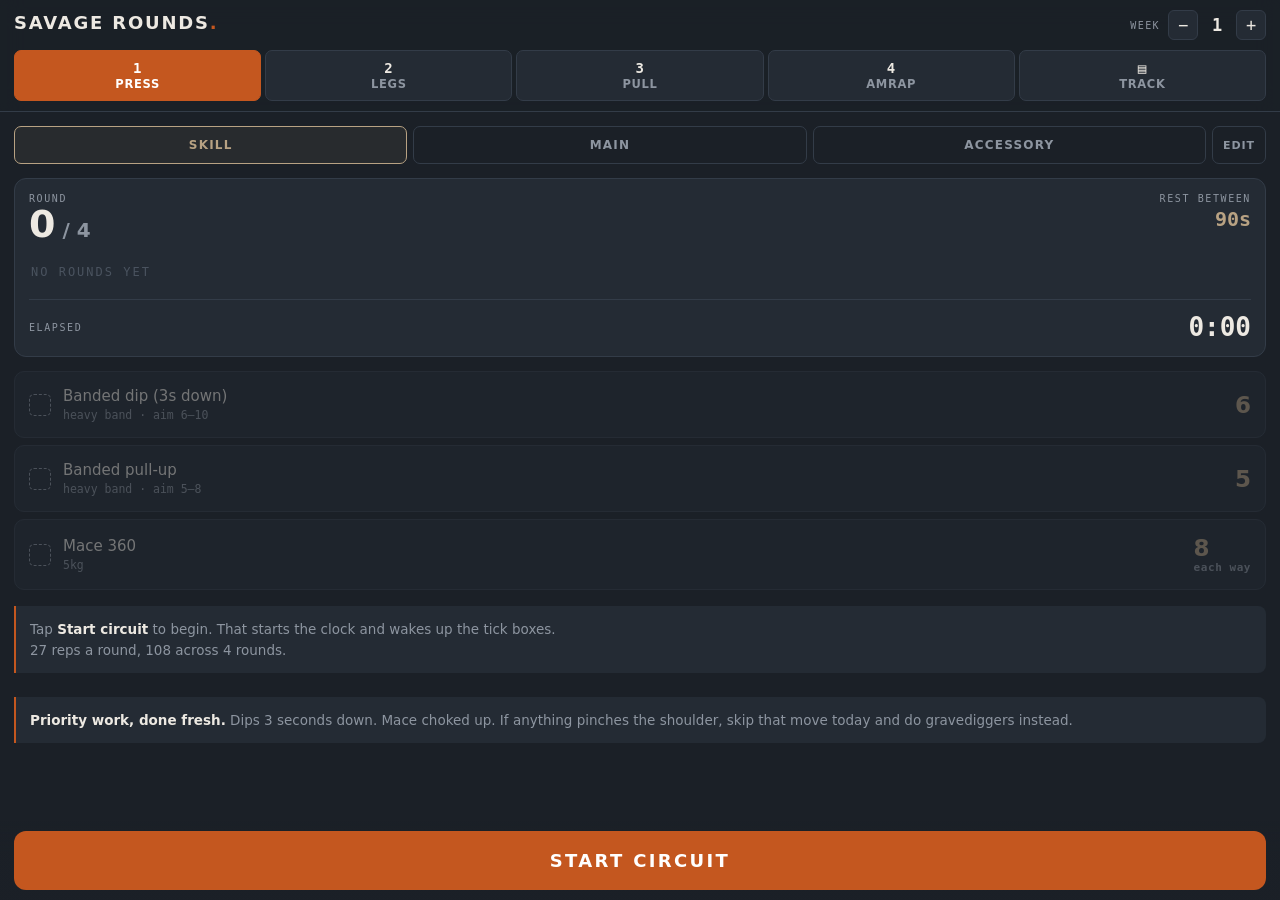
<file: index.html>
<!DOCTYPE html>
<html lang="en">
<head>
<meta charset="utf-8">
<meta name="viewport" content="width=device-width, initial-scale=1, viewport-fit=cover, user-scalable=no">
<meta name="apple-mobile-web-app-capable" content="yes">
<meta name="apple-mobile-web-app-title" content="Savage Rounds">
<meta name="apple-mobile-web-app-status-bar-style" content="black-translucent">
<meta name="theme-color" content="#1B2027">
<link rel="apple-touch-icon" href="[data-uri]">
<title>Savage Rounds</title>
<style>
:root{
  --iron:#1B2027; --iron-lift:#242B34; --iron-edge:#333C48;
  --chalk:#EDE9E2; --chalk-dim:#8D95A0;
  --oxide:#C4571F; --canvas:#B8A283; --done:#3D4A3A;
  --display:'Avenir Next Condensed','HelveticaNeue-CondensedBold','Arial Narrow',system-ui,sans-serif;
  --body:-apple-system,BlinkMacSystemFont,system-ui,'Segoe UI',sans-serif;
  --data:ui-monospace,'SF Mono',Menlo,Consolas,monospace;
}
*{box-sizing:border-box;-webkit-tap-highlight-color:transparent;margin:0;padding:0}
html,body{height:100%}
body{background:var(--iron);color:var(--chalk);font-family:var(--body);
 -webkit-font-smoothing:antialiased;padding-bottom:calc(168px + env(safe-area-inset-bottom));
 overscroll-behavior-y:contain}
button{font:inherit}

header{position:sticky;top:0;z-index:20;background:rgba(27,32,39,.94);
 backdrop-filter:saturate(160%) blur(12px);border-bottom:1px solid var(--iron-edge);
 padding:calc(10px + env(safe-area-inset-top)) 14px 10px}
.brandrow{display:flex;align-items:baseline;justify-content:space-between;margin-bottom:10px}
.brand{font-family:var(--display);font-weight:700;font-size:18px;letter-spacing:.1em;text-transform:uppercase;white-space:nowrap}
.brand em{color:var(--oxide);font-style:normal}
.brandl{display:flex;align-items:center;gap:10px}
.progpill{border:1px solid var(--canvas);background:rgba(184,162,131,.1);color:var(--canvas);border-radius:6px;
 padding:5px 9px;font-family:var(--display);font-size:11px;letter-spacing:.12em;text-transform:uppercase;font-weight:700}
.editing .rp-rest{outline:1.5px dashed var(--canvas);outline-offset:4px;border-radius:6px;cursor:pointer}
.weekwrap{display:flex;align-items:center;gap:8px}
.weeklabel{font-family:var(--data);font-size:10px;letter-spacing:.14em;color:var(--chalk-dim);text-transform:uppercase}
.wkbtn{width:30px;height:30px;border:1px solid var(--iron-edge);background:var(--iron-lift);
 color:var(--chalk);border-radius:6px;font-size:17px;line-height:1;font-family:var(--data)}
.wkbtn:active{background:var(--oxide);border-color:var(--oxide)}
.wknum{font-family:var(--data);font-size:17px;font-weight:600;min-width:22px;text-align:center;font-variant-numeric:tabular-nums}
.tabs{display:grid;grid-template-columns:repeat(5,1fr);gap:4px}
.tab{border:1px solid var(--iron-edge);background:var(--iron-lift);color:var(--chalk-dim);
 border-radius:7px;padding:9px 1px;font-family:var(--display);font-size:11.5px;
 letter-spacing:.06em;text-transform:uppercase;font-weight:600}
.tab .n{display:block;font-family:var(--data);font-size:14px;color:var(--chalk);margin-bottom:1px}
.tab[aria-selected="true"]{background:var(--oxide);border-color:var(--oxide);color:#fff}
.tab[aria-selected="true"] .n{color:#fff}
.tab .dot{display:inline-block;width:5px;height:5px;border-radius:50%;background:var(--canvas);
 vertical-align:middle;margin-left:3px}
.tab[aria-selected="true"] .dot{background:#fff}

.circuits{display:flex;gap:6px;padding:14px 14px 0}
.cbtn{flex:1;border:1px solid var(--iron-edge);background:transparent;color:var(--chalk-dim);
 border-radius:7px;padding:11px 4px;font-family:var(--display);font-size:12px;
 letter-spacing:.1em;text-transform:uppercase;font-weight:600}
.cbtn[aria-selected="true"]{border-color:var(--canvas);color:var(--canvas);background:rgba(184,162,131,.08)}
.cbtn .tick{color:var(--canvas);font-size:11px}
.editbtn{flex:0 0 54px;border:1px solid var(--iron-edge);background:transparent;color:var(--chalk-dim);
 border-radius:7px;font-family:var(--display);font-size:11px;letter-spacing:.08em;text-transform:uppercase;font-weight:600}
.editbtn[aria-pressed="true"]{border-color:var(--canvas);background:var(--canvas);color:var(--iron)}

.roundpanel{margin:14px;padding:14px;background:var(--iron-lift);border:1px solid var(--iron-edge);border-radius:12px}
.rp-top{display:flex;justify-content:space-between;align-items:flex-start;margin-bottom:12px;gap:10px}
.rp-lab{font-family:var(--data);font-size:10px;letter-spacing:.16em;color:var(--chalk-dim);text-transform:uppercase;margin-bottom:3px}
.rp-count{font-family:var(--display);font-size:38px;font-weight:700;line-height:.9}
.rp-count span{color:var(--chalk-dim);font-size:20px}
.rp-rest{text-align:right}
.rp-rest .v{font-family:var(--data);font-size:20px;font-weight:600;color:var(--canvas)}
#tally{width:100%;height:34px;display:block}
.elapsed{margin-top:12px;padding-top:12px;border-top:1px solid var(--iron-edge);
 display:flex;justify-content:space-between;align-items:center}
.elapsed .v{font-family:var(--data);font-size:26px;font-weight:600;font-variant-numeric:tabular-nums;color:var(--chalk)}
.sealed{margin-top:12px;padding-top:12px;border-top:1px solid var(--iron-edge)}
.sealed .msg{font-size:13px;color:var(--canvas);font-family:var(--data);letter-spacing:.03em;line-height:1.5}

.stations{padding:0 14px;display:flex;flex-direction:column;gap:7px}
.st{display:flex;align-items:center;gap:12px;width:100%;text-align:left;
 background:var(--iron-lift);border:1px solid var(--iron-edge);border-radius:10px;
 padding:15px 14px;color:var(--chalk);transition:background .12s,border-color .12s,opacity .12s}
.st .mark{flex:none;width:22px;height:22px;border-radius:5px;border:1.5px solid var(--chalk-dim);position:relative}
.st .nm{flex:1;font-size:15px;font-weight:500;line-height:1.25}
.st .kit{display:block;font-size:11.5px;color:var(--chalk-dim);margin-top:2px;font-family:var(--data)}
.st .rp{flex:none;font-family:var(--display);font-size:23px;font-weight:700;color:var(--canvas)}
.st .rp small{font-size:11px;color:var(--chalk-dim);display:block;text-align:right;font-family:var(--data);letter-spacing:.05em}
.st[data-done="1"]{background:var(--done);border-color:#4E5C4A;opacity:.62}
.st[data-done="1"] .nm{text-decoration:line-through;text-decoration-thickness:1.5px}
.st[data-done="1"] .mark{background:var(--canvas);border-color:var(--canvas)}
.st[data-done="1"] .mark::after{content:"";position:absolute;left:7px;top:3px;width:5px;height:10px;
 border:solid var(--iron);border-width:0 2.5px 2.5px 0;transform:rotate(42deg)}
.sealedlist .st{opacity:.5}
.waiting .st{opacity:.42}
.waiting .st .mark{border-style:dashed}
.editing .st{border-color:var(--canvas);border-style:dashed;background:rgba(184,162,131,.06);opacity:1}
.editing .st .mark{display:none}
.editing .st .nm{text-decoration:none}
.editing .st .kit{color:var(--canvas)}
.editnote{margin:12px 14px 0;font-family:var(--data);font-size:10.5px;letter-spacing:.12em;
 text-transform:uppercase;color:var(--canvas)}

.note{margin:16px 14px 24px;padding:13px 14px;border-left:2px solid var(--oxide);
 background:var(--iron-lift);border-radius:0 8px 8px 0;font-size:13.5px;line-height:1.5;color:var(--chalk-dim)}
.note b{color:var(--chalk);font-weight:600}
.loads{padding:2px 14px 24px}
.loads h2{font-family:var(--display);font-size:14px;letter-spacing:.14em;text-transform:uppercase;margin:22px 0 9px;color:var(--canvas)}
.loads h2 .sub{display:block;font-family:var(--body);font-size:11.5px;letter-spacing:0;
 text-transform:none;color:var(--chalk-dim);font-weight:400;margin-top:4px;line-height:1.45}
.kitrow{display:flex;justify-content:space-between;align-items:center;gap:12px;width:100%;text-align:left;
 padding:14px 0;border:0;border-bottom:1px solid var(--iron-edge);background:none;
 color:var(--chalk);font-size:14px}
.kitrow .v{font-family:var(--data);color:var(--canvas);white-space:nowrap;font-weight:600;font-size:15px;text-align:right}
.kitrow .v em{font-style:normal;display:block;color:var(--chalk-dim);font-size:11px;font-weight:400;margin-top:2px}
.grouplab{font-family:var(--data);font-size:10px;letter-spacing:.14em;text-transform:uppercase;
 color:var(--chalk-dim);padding:16px 0 2px}
.logrow{display:flex;justify-content:space-between;gap:12px;padding:13px 0;border-bottom:1px solid var(--iron-edge);font-size:14px;align-items:flex-start}
.logrow .d{color:var(--chalk-dim);font-family:var(--data);font-size:11.5px;display:block;margin-top:3px;line-height:1.5}
.logrow .t{font-family:var(--data);color:var(--canvas);font-weight:600;text-align:right;white-space:nowrap}
.logrow .del{display:block;border:1px solid var(--iron-edge);background:transparent;color:var(--chalk-dim);
 border-radius:6px;padding:8px 11px;font-family:var(--data);font-size:11px;margin-top:7px}
.small{font-size:12.5px;color:var(--chalk-dim);padding:14px 0;line-height:1.55}
.ghost{border:1px solid var(--iron-edge);background:transparent;color:var(--chalk-dim);
 border-radius:8px;padding:14px 15px;font-family:var(--display);font-size:12px;
 letter-spacing:.11em;text-transform:uppercase;font-weight:600;width:100%;margin-top:14px}
.ghost.warn{border-color:#5E3A2A;color:#C98D6E}
.chart{width:100%;height:136px;display:block;margin:4px 0 2px}
.stat{display:flex;gap:8px;margin:2px 0 6px}
.stat div{flex:1;background:var(--iron-lift);border:1px solid var(--iron-edge);border-radius:10px;padding:11px 12px}
.stat .k{font-family:var(--data);font-size:9.5px;letter-spacing:.13em;text-transform:uppercase;color:var(--chalk-dim);line-height:1.4}
.stat .v{font-family:var(--display);font-size:26px;font-weight:700;color:var(--chalk);line-height:1.1;margin-top:4px}

.bar{position:fixed;left:0;right:0;bottom:0;z-index:30;
 padding:10px 14px calc(10px + env(safe-area-inset-bottom));
 background:linear-gradient(to top,rgba(27,32,39,.99) 62%,rgba(27,32,39,0))}
.go{width:100%;border:none;border-radius:12px;padding:19px;background:var(--oxide);color:#fff;
 font-family:var(--display);font-size:18px;font-weight:700;letter-spacing:.13em;text-transform:uppercase}
.go:active{filter:brightness(.86)}
.go[disabled]{background:var(--iron-lift);color:var(--chalk-dim);border:1px solid var(--iron-edge)}
.timer{width:100%;border:1px solid var(--canvas);border-radius:12px;padding:13px;
 background:rgba(184,162,131,.1);color:var(--canvas);display:flex;align-items:center;justify-content:space-between}
.timer .t{font-family:var(--data);font-size:34px;font-weight:600;font-variant-numeric:tabular-nums}
.timer .lab{font-family:var(--display);font-size:11px;letter-spacing:.16em;text-transform:uppercase;text-align:left}
.timer .skip{border:1px solid var(--canvas);background:transparent;color:var(--canvas);border-radius:8px;
 padding:11px 15px;font-family:var(--display);font-size:12px;letter-spacing:.11em;text-transform:uppercase;font-weight:600}

.scrim{position:fixed;inset:0;background:rgba(10,13,17,.72);z-index:40;backdrop-filter:blur(2px)}
.sheet{position:fixed;left:0;right:0;bottom:0;z-index:50;background:var(--iron-lift);
 border-top:1px solid var(--iron-edge);border-radius:16px 16px 0 0;
 padding:18px 16px calc(18px + env(safe-area-inset-bottom));max-height:88%;overflow:auto}
.sheet h3{font-family:var(--display);font-size:20px;letter-spacing:.09em;text-transform:uppercase;font-weight:700}
.sheet .cap{font-size:13.5px;color:var(--chalk-dim);line-height:1.55;margin-top:9px}
.sheet .cap b{color:var(--chalk);font-weight:600}
.stepper{display:flex;align-items:center;gap:10px;margin:18px 0 4px}
.stepper button{flex:0 0 64px;height:64px;border:1px solid var(--iron-edge);background:var(--iron);
 color:var(--chalk);border-radius:12px;font-size:28px;font-family:var(--data);line-height:1}
.stepper button:active{background:var(--oxide);border-color:var(--oxide)}
.stepper .val{flex:1;text-align:center;font-family:var(--display);font-size:42px;font-weight:700;color:var(--canvas);line-height:1}
.stepper .val u{text-decoration:none;font-size:16px;color:var(--chalk-dim);display:block;
 font-family:var(--data);letter-spacing:.1em;margin-top:5px;text-transform:uppercase}
.chips{display:flex;flex-wrap:wrap;gap:7px;margin-top:12px}
.chip{border:1px solid var(--iron-edge);background:var(--iron);color:var(--chalk-dim);border-radius:8px;
 padding:12px 14px;font-family:var(--data);font-size:13px;min-width:58px}
.chip[aria-pressed="true"]{border-color:var(--canvas);color:var(--canvas);background:rgba(184,162,131,.12)}
.sheetbtns{display:flex;gap:8px;margin-top:16px}
.sheetbtns button{flex:1;border-radius:12px;padding:17px 10px;font-family:var(--display);
 font-size:14px;letter-spacing:.11em;text-transform:uppercase;font-weight:700;border:1px solid var(--iron-edge);
 background:transparent;color:var(--chalk-dim)}
.sheetbtns button.primary{background:var(--oxide);border-color:var(--oxide);color:#fff}
.sheetbtns button.danger{background:#7A3418;border-color:#7A3418;color:#fff}
.hidden{display:none!important}
@media (prefers-reduced-motion:reduce){*{transition:none!important;animation:none!important}}
</style>
</head>
<body>

<header>
  <div class="brandrow">
    <div class="brandl">
      <div class="brand">Savage<em> </em>Rounds<em>.</em></div>
      <button class="progpill hidden" id="progpill" aria-label="Change programme">Build ▾</button>
    </div>
    <div class="weekwrap">
      <span class="weeklabel">Week</span>
      <button class="wkbtn" id="wkdown" aria-label="Previous week">−</button>
      <span class="wknum" id="wknum">1</span>
      <button class="wkbtn" id="wkup" aria-label="Next week">+</button>
    </div>
  </div>
  <div class="tabs" id="tabs" role="tablist"></div>
</header>

<div class="circuits" id="circuits" role="tablist"></div>
<div class="editnote hidden" id="editnote">Editing — tap a station for load or reps, tap the rest to change it</div>

<div class="roundpanel" id="roundpanel">
  <div class="rp-top" id="rptop">
    <div>
      <div class="rp-lab">Round</div>
      <div class="rp-count"><b id="rdone">0</b><span id="rtotal"> / 3</span></div>
    </div>
    <div class="rp-rest" id="rprest">
      <div class="rp-lab" id="restlab">Rest between</div>
      <div class="v" id="restval">75s</div>
    </div>
  </div>
  <svg id="tally" viewBox="0 0 300 34" preserveAspectRatio="xMinYMid meet" aria-hidden="true"></svg>
  <div class="elapsed hidden" id="elapsedbox">
    <div class="rp-lab" style="margin:0" id="elapsedlab">Elapsed</div>
    <div class="v" id="elapsedval">0:00</div>
  </div>
  <div class="sealed hidden" id="sealedbox">
    <div class="msg" id="sealedmsg">Logged.</div>
    <button class="ghost warn" id="startagain">Start this circuit again</button>
  </div>
</div>

<div class="stations" id="stations"></div>
<div id="extra"></div>

<div class="bar" id="bar">
  <button class="go" id="go">Round complete</button>
  <div class="timer hidden" id="timerbox">
    <div>
      <div class="lab">Resting</div>
      <div class="t" id="tval">1:15</div>
    </div>
    <button class="skip" id="skip">Skip</button>
  </div>
</div>

<div class="scrim hidden" id="scrim"></div>
<div class="sheet hidden" id="sheet" role="dialog" aria-modal="true"></div>

<script>
/* ============================================================
   MOVEMENTS
   One entry per implement. The load lives here, not on the
   station, so changing the sandbag once changes it everywhere
   the sandbag appears.
   kind: mace | kb | bag | machine | bw
   ============================================================ */
const MOVES={
 mace360:     {label:"Mace 360",                 kg:8,  kind:"mace"},
 mace10to2:   {label:"Mace 10-to-2",             kg:8,  kind:"mace"},
 maceUpper:   {label:"Mace uppercut",            kg:5,  kind:"mace"},
 maceBarb:    {label:"Mace barbarian squat",     kg:8,  kind:"mace"},
 kbSwing:     {label:"KB two-hand swing",        kg:24, kind:"kb"},
 kbSwing1:    {label:"KB single-arm swing",      kg:20, kind:"kb"},
 kbPress2:    {label:"KB double overhead press", kg:16, pair:true, kind:"kb"},
 kbPushPress: {label:"KB single-arm push press", kg:24, kind:"kb"},
 kbFront2:    {label:"KB double front squat",    kg:20, pair:true, kind:"kb"},
 kbLunge:     {label:"KB rack reverse lunge",    kg:16, pair:true, kind:"kb"},
 kbSplit:     {label:"Bulgarian split squat",    kg:12, pair:true, kind:"kb"},
 kbRDL:       {label:"KB single-leg RDL",        kg:24, kind:"kb"},
 kbClean:     {label:"KB clean & press",         kg:20, kind:"kb"},
 renegade:    {label:"Renegade row",             kg:16, pair:true, kind:"kb"},
 farmer:      {label:"Farmer carry",             kg:20, pair:true, kind:"kb"},
 sandbag:     {label:"Sandbag",                  kg:20, kind:"bag"},
 chestPress:  {label:"Plate-loaded chest press", kg:0,  kind:"machine"},
 rowMachine:  {label:"Plate-loaded row",         kg:0,  kind:"machine"},
 cableCurl:   {label:"Cable curl",               kg:0,  kind:"machine"},
 pressUp:     {label:"Press-up",                 kg:0,  kind:"bw"},
 dip:         {label:"Dip",                      kg:0,  kind:"bw"},
 pullUp:      {label:"Pull-up",                  kg:0,  kind:"bw"},
 kneeRaise:   {label:"Hanging knee raise",       kg:0,  kind:"bw"},
 /* --- added for the Build block --- */
 bandPull:    {label:"Banded pull-up",           band:"Heavy", kind:"band"},
 bandDip:     {label:"Banded dip",               band:"Heavy", kind:"band"},
 pullNeg:     {label:"Pull-up negative",         kg:0,  kind:"bw"},
 dipHold:     {label:"Dip support hold",         kg:0,  kind:"bw"},
 pushKB:      {label:"Push-up on KB handles",    kg:0,  kind:"bw"},
 pushDecline: {label:"Decline / archer push-up", kg:0,  kind:"bw"},
 hollow:      {label:"Hollow hold",              kg:0,  kind:"bw"},
 bMace360:    {label:"Mace 360 (choked up)",     kg:5,  kind:"mace"},
 bMace10to2:  {label:"Mace 10-to-2 (choked up)", kg:5,  kind:"mace"},
 maceGrave:   {label:"Mace gravedigger",         kg:8,  kind:"mace"},
 kbRDL2:      {label:"Double KB Romanian deadlift", kg:20, pair:true, kind:"kb"},
 suitcase:    {label:"Suitcase carry",           kg:24, kind:"kb"},
 gorilla:     {label:"Double KB gorilla row",    kg:16, pair:true, kind:"kb"},
 goblet:      {label:"Goblet squat",             kg:20, kind:"kb"},
 slamBall:    {label:"Slam ball",                kg:10, kind:"ball"},
 facePull:    {label:"Cable face pull",          kg:0,  kind:"machine"},
 latPull:     {label:"Kneeling cable lat pulldown", kg:0, kind:"machine"},
 cableFly:    {label:"Cable chest fly",          kg:0,  kind:"machine"},
 cableLat:    {label:"Cable lateral raise",      kg:0,  kind:"machine"},
 cableRear:   {label:"Cable rear delt fly",      kg:0,  kind:"machine"}
};
const BANDS=["Extra heavy","Heavy","Medium","Light","Extra light","None"];

/* ============================================================
   BUILD — muscle-building circuits, 6-week block.
   Each session: Skill (pull-ups, dips, mace, done fresh),
   Main, Accessory. Session 4 is a 20-minute AMRAP.
   rng = the rep range to work through; rp = today's target.
   Week 6 is a deload: one round fewer on every circuit.
   ============================================================ */
const BUILD=[
 {n:1,name:"Press",
  A:{lab:"Skill",rounds:4,rest:90,
    note:"<b>Priority work, done fresh.</b> Dips 3 seconds down. Mace choked up. If anything pinches the shoulder, skip that move today and do gravediggers instead.",
    items:[
    {mv:"bandDip",    nm:"Banded dip (3s down)",     rp:6,  rng:"6–10"},
    {mv:"bandPull",   nm:"Banded pull-up",           rp:5,  rng:"5–8"},
    {mv:"bMace360",   nm:"Mace 360",                 rp:8,  side:"each", sub:"each way"}]},
  B:{lab:"Main",rounds:4,rest:75,
    note:"Straight from one station to the next. Every set stops 1–2 reps short of failure.",
    items:[
    {mv:"chestPress", nm:"Plate-loaded bench press", rp:10, rng:"10–12"},
    {mv:"rowMachine", nm:"Seated row",               rp:10, rng:"10–12"},
    {mv:"pushKB",     nm:"Push-up on KB handles",    rp:12, rng:"max −2"},
    {mv:"facePull",   nm:"Cable face pull",          rp:15, rng:"15–20"}]},
  C:{lab:"Accessory",rounds:2,rest:60,items:[
    {mv:"cableCurl",  nm:"Cable curl",               rp:12, rng:"12–15"},
    {mv:"kneeRaise",  nm:"Hanging knee raise",       rp:10, rng:"10–15"}]},
  fin:null},

 {n:2,name:"Legs",
  A:{lab:"Skill",rounds:3,rest:90,
    note:"<b>Negatives:</b> jump to the top, lower over 5 seconds. <b>Dip hold:</b> arms locked, shoulders pushed down away from your ears.",
    items:[
    {mv:"pullNeg",    nm:"Pull-up negative (5s down)", rp:3, rng:"3"},
    {mv:"maceGrave",  nm:"Mace gravedigger",         rp:8,  side:"each"},
    {mv:"dipHold",    nm:"Dip support hold",         rp:20, type:"sec", rng:"20–30s"}]},
  B:{lab:"Main",rounds:4,rest:75,items:[
    {mv:"kbFront2",   nm:"Double KB front squat",    rp:8,  rng:"8–12"},
    {mv:"kbSwing",    nm:"KB swing",                 rp:15},
    {mv:"kbSplit",    nm:"Bulgarian split squat",    rp:10, side:"each"},
    {mv:"kneeRaise",  nm:"Hanging knee raise",       rp:10, rng:"10–15"}]},
  C:{lab:"Accessory",rounds:3,rest:60,items:[
    {mv:"kbRDL2",     nm:"Double KB Romanian deadlift", rp:12},
    {mv:"suitcase",   nm:"Suitcase carry",           rp:30, type:"m", sub:"metres each hand"},
    {mv:"slamBall",   nm:"Slam ball",                rp:10}]},
  fin:null},

 {n:3,name:"Pull",
  A:{lab:"Skill",rounds:4,rest:90,
    note:"<b>Priority work, done fresh.</b> Full hang at the bottom of every pull-up. Mace choked up.",
    items:[
    {mv:"bandPull",   nm:"Banded pull-up",           rp:6,  rng:"6–10"},
    {mv:"bandDip",    nm:"Banded dip",               rp:6,  rng:"6–10"},
    {mv:"bMace10to2", nm:"Mace 10-to-2",             rp:8,  side:"each"}]},
  B:{lab:"Main",rounds:4,rest:75,items:[
    {mv:"latPull",    nm:"Kneeling cable lat pulldown", rp:10, rng:"10–12"},
    {mv:"pushDecline",nm:"Decline or archer push-up", rp:10, rng:"max −2"},
    {mv:"gorilla",    nm:"Double KB gorilla row",    rp:10, side:"each"},
    {mv:"cableFly",   nm:"Cable chest fly",          rp:12, rng:"12–15"}]},
  C:{lab:"Accessory",rounds:2,rest:60,items:[
    {mv:"cableLat",   nm:"Cable lateral raise",      rp:15, rng:"15–20"},
    {mv:"cableRear",  nm:"Cable rear delt fly",      rp:15, rng:"15–20"},
    {mv:"hollow",     nm:"Hollow hold",              rp:20, type:"sec", rng:"20–30s"}]},
  fin:null},

 {n:4,name:"AMRAP",
  A:{lab:"20-min AMRAP",amrap:1200,rest:0,items:[
    {mv:"bandPull",   nm:"Banded pull-up",           rp:5},
    {mv:"bandDip",    nm:"Banded dip",               rp:5},
    {mv:"bMace360",   nm:"Mace 360",                 rp:10, side:"total"},
    {mv:"kbSwing",    nm:"KB swing",                 rp:10},
    {mv:"goblet",     nm:"Goblet squat",             rp:10},
    {mv:"slamBall",   nm:"Slam ball",                rp:10}]},
  fin:null}
];

/* type: undefined (reps) | sec | m      side: total | each | undefined */
const WEEKS={1:[3,3],2:[3,3],3:[4,3],4:[4,3],5:[5,4],6:[5,4],7:[5,4],8:[3,2]};
const S4=[3,3,4,4,5,5,5,3];
const KEY="roundsblock.v2";
const OLDKEY="roundsblock.v1";

/* Each programme keeps its own week, progress, reps and log.
   The original block keeps an empty key prefix so existing data
   stays exactly where it was. */
const PROGS={
  build: {id:"build", name:"Build",  pre:"build|", weeks:6, sessions:BUILD,
          desc:"Pull-ups, dips and mace first while you're fresh, then muscle-building circuits. 6-week block; week 6 is a deload."}
};
const CKEYS=["A","B","C"];
let SESSIONS=BUILD;

let state={
  week:1, sIdx:0, circuit:"A", view:"train", edit:false,
  kg:{}, pair:{}, reps:{}, band:{}, rest:{}, weekOf:{},
  prog:{},
  log:[], kitLog:[]
};
function PR(){ return PROGS[state.progId]||PROGS.build; }
function isBuild(){ return PR().id==="build"; }
function progOf(e){ return e.prog||"rounds"; }
let timerId=null,tickId=null,wakeLock=null;
const $=id=>document.getElementById(id);
const esc=s=>String(s).replace(/[&<>"]/g,c=>({"&":"&amp;","<":"&lt;",">":"&gt;",'"':"&quot;"}[c]));

/* ---------- persistence ---------- */
function save(){ try{ localStorage.setItem(KEY,JSON.stringify(state)); }catch(e){} }
function load(){
  try{
    const raw=localStorage.getItem(KEY);
    if(raw){
      const d=JSON.parse(raw);
      if(d&&typeof d==="object") state=Object.assign(state,d);
      return;
    }
    migrate();
  }catch(e){}
}
function migrate(){
  const raw=localStorage.getItem(OLDKEY); if(!raw) return;
  try{
    const d=JSON.parse(raw);
    if(typeof d.week==="number"&&d.week>=1&&d.week<=8) state.week=d.week;
    (d.log||[]).forEach(e=>state.log.push({
      id:uid(), t:0, date:e.date||"", week:e.week||1, sIdx:3, circuit:"A",
      rounds:e.rounds||0, secs:mmss(e.time), reps:0, vol:0
    }));
    save();
  }catch(e){}
}
function uid(){ return Date.now().toString(36)+Math.random().toString(36).slice(2,7); }
function mmss(t){ const p=String(t||"").split(":"); return p.length===2?(+p[0]*60+ +p[1]):0; }

/* ---------- loads and reps ---------- */
function kgOf(mv){ return state.kg[mv]!=null ? state.kg[mv] : MOVES[mv].kg; }
function pairOf(mv){ return state.pair[mv]!=null ? state.pair[mv] : !!MOVES[mv].pair; }
function bandOf(mv){ return state.band[mv]!=null ? state.band[mv] : MOVES[mv].band; }
function kitLabel(mv){
  const k=kgOf(mv), p=pairOf(mv), kind=MOVES[mv].kind;
  if(kind==="band"){ const b=bandOf(mv); return b==="None" ? "strict — no band" : b.toLowerCase()+" band"; }
  if(kind==="ball") return k+"kg ball";
  if(kind==="bw") return k>0 ? "bodyweight + "+k+"kg" : "bodyweight";
  if(kind==="machine") return k>0 ? k+"kg" : "load not set";
  if(kind==="bag") return k+"kg bag";
  return p ? "2 × "+k+"kg" : k+"kg";
}
function repKey(s,c,i){ return PR().pre+s+":"+c+":"+i; }
function repOf(s,c,i){
  const k=repKey(s,c,i);
  return state.reps[k]!=null ? state.reps[k] : SESSIONS[s][c].items[i].rp;
}
function subLabel(it,rp){
  if(it.sub) return it.sub;
  if(it.type==="sec") return "seconds";
  if(it.type==="m") return "metres";
  if(it.side==="each") return "per side";
  if(it.side==="total") return rp%2===0 ? (rp/2)+" each side" : "alternating";
  return "";
}
function repTotal(it,rp){ if(it.type) return 0; return it.side==="each" ? rp*2 : rp; }
function repVol(it,rp,mv){
  const kind=MOVES[mv].kind;
  if(kind==="bw"||kind==="band"||it.type) return 0;
  return repTotal(it,rp)*kgOf(mv)*(pairOf(mv)?2:1);
}

/* ---------- derived ---------- */
function current(){ return SESSIONS[state.sIdx][state.circuit]||null; }
function rounds(){
  const cir=current();
  if(isBuild()){
    if(!cir) return 0;
    if(cir.amrap) return Infinity;
    return Math.max(1,cir.rounds-(state.week===6?1:0));
  }
  if(state.sIdx===3) return S4[state.week-1];
  return WEEKS[state.week][state.circuit==="A"?0:1];
}
function restKey(){ return PR().pre+state.sIdx+":"+state.circuit; }
function baseRest(){ const c=current(); if(!c) return 0; const o=state.rest[restKey()]; return o!=null?o:c.rest; }
function rest(){ const b=baseRest(); return (!isBuild()&&state.week===7)?Math.round(b*0.75):b; }
function pKey(w,s,c){ return PR().pre+w+":"+s+":"+c; }
function P(){
  const k=pKey(state.week,state.sIdx,state.circuit);
  if(!state.prog[k]) state.prog[k]={done:0,checks:[],startedAt:null,secs:0,logged:false,logId:null};
  const p=state.prog[k];
  const cir=current();
  const n=cir?cir.items.length:0;
  if(!Array.isArray(p.checks)||p.checks.length!==n) p.checks=new Array(n).fill(false);
  return p;
}
function fmt(s){ s=Math.max(0,Math.floor(s||0)); return Math.floor(s/60)+":"+String(s%60).padStart(2,"0"); }
function isAmrap(){ const c=current(); return !!(c&&c.amrap); }
function isFin(p){
  if(state.circuit==="F") return p.done>=1;
  if(isAmrap()) return p.secs>0;
  return p.done>=rounds();
}
function whereUsed(mv){
  const out=[];
  SESSIONS.forEach(s=>CKEYS.forEach(c=>{
    if(s[c]&&s[c].items.some(it=>it.mv===mv)) out.push("session "+s.n+(s[c].lab?" "+s[c].lab.toLowerCase():(s.B?" "+c:"")));
  }));
  return out;
}
function movesInProg(){
  const out=[];
  SESSIONS.forEach(s=>CKEYS.forEach(c=>{ if(s[c]) s[c].items.forEach(it=>{ if(!out.includes(it.mv)) out.push(it.mv); }); }));
  return out;
}
function today(){ return new Date().toLocaleDateString("en-GB",{day:"2-digit",month:"short"}); }

/* ---------- sheets ---------- */
function closeSheet(){ $("sheet").classList.add("hidden"); $("scrim").classList.add("hidden"); }
function openSheet(html,wire){
  $("sheet").innerHTML=html;
  $("sheet").classList.remove("hidden");
  $("scrim").classList.remove("hidden");
  $("sheet").scrollTop=0;
  if(wire) wire();
}
function ask(title,body,okLabel,onOk,danger){
  openSheet(
    `<h3>${esc(title)}</h3><div class="cap">${body}</div>
     <div class="sheetbtns">
       <button id="sk_no">Keep it</button>
       <button id="sk_yes" class="${danger?"danger":"primary"}">${esc(okLabel)}</button>
     </div>`,
    ()=>{ $("sk_no").onclick=closeSheet; $("sk_yes").onclick=()=>{ closeSheet(); onOk(); }; }
  );
}

/* ---------- load editor ---------- */
const PRESETS={ kb:[12,16,20,24,36], mace:[5,8], bag:[20,25,30,35,40], machine:[10,20,30,40,50,60], bw:[0,4,8,12,16], ball:[6,8,10,12,15] };
const STEPS={ kb:2, mace:1, bag:1, machine:2.5, bw:1, ball:1 };
function openBand(mv){
  const M=MOVES[mv];
  let b=bandOf(mv);
  const where=whereUsed(mv);
  const draw=()=>document.querySelectorAll("#bdchips .chip").forEach(x=>x.setAttribute("aria-pressed",x.dataset.b===b));
  openSheet(
    `<h3>${esc(M.label)}</h3>
     <div class="cap">Used in <b>${esc(where.join(", ")||"nothing right now")}</b>.
       When you hit the top of the range on every round, move to the next lighter band and drop back to the bottom of the range.
       <b>None</b> means strict reps.</div>
     <div class="chips" id="bdchips">
       ${BANDS.map(x=>`<button class="chip" data-b="${esc(x)}">${esc(x)}</button>`).join("")}
     </div>
     <div class="sheetbtns"><button id="bdno">Cancel</button><button id="bdyes" class="primary">Save band</button></div>`,
    ()=>{
      document.querySelectorAll("#bdchips .chip").forEach(x=>x.onclick=()=>{ b=x.dataset.b; draw(); });
      $("bdno").onclick=closeSheet;
      $("bdyes").onclick=()=>{
        if(b!==bandOf(mv)) state.kitLog.push({t:Date.now(),date:today(),mv:mv,band:b});
        state.band[mv]=b; closeSheet(); save(); render();
      };
      draw();
    });
}
function openLoad(mv){
  const M=MOVES[mv];
  if(M.kind==="band"){ openBand(mv); return; }
  let kg=kgOf(mv), pr=pairOf(mv);
  const step=STEPS[M.kind]||1;
  const where=whereUsed(mv);
  const draw=()=>{
    const unit=M.kind==="bw" ? (kg===0?"bodyweight":"kg added") : "kg";
    const big =M.kind==="bw"&&kg===0 ? "BW" : (pr?"2 × "+kg:kg);
    $("ldval").innerHTML=big+"<u>"+unit+"</u>";
    document.querySelectorAll("#ldchips .chip").forEach(b=>b.setAttribute("aria-pressed",+b.dataset.k===kg));
    const pt=$("ldpair"); if(pt) pt.setAttribute("aria-pressed",pr);
  };
  openSheet(
    `<h3>${esc(M.label)}</h3>
     <div class="cap">Used in <b>${esc(where.join(", ")||"nothing right now")}</b>. Changing it here changes it everywhere that implement appears.</div>
     <div class="stepper">
       <button id="lddown" aria-label="Less">−</button>
       <div class="val" id="ldval"></div>
       <button id="ldup" aria-label="More">+</button>
     </div>
     <div class="chips" id="ldchips">
       ${(PRESETS[M.kind]||[]).map(k=>`<button class="chip" data-k="${k}">${M.kind==="bw"&&k===0?"BW":k+"kg"}</button>`).join("")}
     </div>
     ${M.kind==="kb"?`<div class="chips"><button class="chip" id="ldpair">Two bells</button></div>`:""}
     <div class="sheetbtns"><button id="ldno">Cancel</button><button id="ldyes" class="primary">Save load</button></div>`,
    ()=>{
      $("lddown").onclick=()=>{ kg=Math.max(0,Math.round((kg-step)*10)/10); draw(); };
      $("ldup").onclick  =()=>{ kg=Math.round((kg+step)*10)/10; draw(); };
      document.querySelectorAll("#ldchips .chip").forEach(b=>b.onclick=()=>{ kg=+b.dataset.k; draw(); });
      const pt=$("ldpair"); if(pt) pt.onclick=()=>{ pr=!pr; draw(); };
      $("ldno").onclick=closeSheet;
      $("ldyes").onclick=()=>{
        const changed=(kg!==kgOf(mv))||(pr!==pairOf(mv));
        state.kg[mv]=kg; state.pair[mv]=pr;
        if(changed) state.kitLog.push({t:Date.now(),date:today(),mv:mv,kg:kg,pair:pr});
        closeSheet(); save(); render();
      };
      draw();
    });
}

/* ---------- rep editor ---------- */
function openReps(s,c,i){
  const it=SESSIONS[s][c].items[i];
  let rp=repOf(s,c,i);
  const step=it.type?5:1;
  const unit=it.type==="m"?"metres":(it.type==="sec"?"seconds":(it.side==="each"?"reps per side":"reps"));
  const draw=()=>{ $("rpval").innerHTML=rp+"<u>"+unit+"</u>"; };
  openSheet(
    `<h3>${esc(it.nm)}</h3>
     <div class="cap">Session ${SESSIONS[s].n}${SESSIONS[s][c].lab?", "+esc(SESSIONS[s][c].lab.toLowerCase()):(SESSIONS[s].B?", circuit "+c:"")}.
       ${isBuild()
         ? `${it.rng?"Range <b>"+esc(it.rng)+"</b>. ":""}Add reps until every round hits the top of the range, then go up a bell or a lighter band and drop back to the bottom.`
         : "Reps are meant to hold still across a block — the usual time to raise them is when you restart at week 1."}</div>
     <div class="stepper">
       <button id="rpdown" aria-label="Fewer">−</button>
       <div class="val" id="rpval"></div>
       <button id="rpup" aria-label="More">+</button>
     </div>
     <div class="sheetbtns"><button id="rpno">Cancel</button><button id="rpyes" class="primary">Save reps</button></div>`,
    ()=>{
      $("rpdown").onclick=()=>{ rp=Math.max(1,rp-step); draw(); };
      $("rpup").onclick  =()=>{ rp=rp+step; draw(); };
      $("rpno").onclick=closeSheet;
      $("rpyes").onclick=()=>{ state.reps[repKey(s,c,i)]=rp; closeSheet(); save(); render(); };
      draw();
    });
}

function openRest(){
  let r=baseRest();
  const draw=()=>{
    $("rsval").innerHTML=r+"<u>seconds</u>";
    document.querySelectorAll("#rschips .chip").forEach(b=>b.setAttribute("aria-pressed",+b.dataset.r===r));
  };
  openSheet(
    `<h3>Rest between rounds</h3>
     <div class="cap">${isBuild()
       ? "Cut it <b>90 → 75 → 60</b> once reps and load have both moved. When you reach 60, go back to adding reps."
       : "Week 7 still takes a quarter off whatever you set here."}</div>
     <div class="stepper">
       <button id="rsdown" aria-label="Less">−</button>
       <div class="val" id="rsval"></div>
       <button id="rsup" aria-label="More">+</button>
     </div>
     <div class="chips" id="rschips">${[45,60,75,90,120].map(x=>`<button class="chip" data-r="${x}">${x}s</button>`).join("")}</div>
     <div class="sheetbtns"><button id="rsno">Cancel</button><button id="rsyes" class="primary">Save rest</button></div>`,
    ()=>{
      $("rsdown").onclick=()=>{ r=Math.max(0,r-15); draw(); };
      $("rsup").onclick  =()=>{ r=r+15; draw(); };
      document.querySelectorAll("#rschips .chip").forEach(b=>b.onclick=()=>{ r=+b.dataset.r; draw(); });
      $("rsno").onclick=closeSheet;
      $("rsyes").onclick=()=>{ state.rest[restKey()]=r; closeSheet(); save(); render(); };
      draw();
    });
}

function openProg(){
  openSheet(
    `<h3>Programme</h3>
     <div class="cap">Each programme keeps its own week, reps, progress and log. Loads on kit they share (swing bell, split-squat bells, machines) carry across.</div>
     ${Object.values(PROGS).map(p=>`
       <button class="kitrow" data-p="${p.id}"><span><b>${esc(p.name)}</b><span class="d" style="display:block;color:var(--chalk-dim);font-size:12px;margin-top:3px;line-height:1.45">${esc(p.desc)}</span></span>
       <span class="v">${p.id===state.progId?"✓":""}</span></button>`).join("")}
     <div class="sheetbtns"><button id="pgno">Close</button></div>`,
    ()=>{
      document.querySelectorAll("#sheet [data-p]").forEach(b=>b.onclick=()=>{ closeSheet(); switchProg(b.dataset.p); });
      $("pgno").onclick=closeSheet;
    });
}
function switchProg(id){
  if(id===state.progId||!PROGS[id]) return;
  endRest(); stopElapsed();
  state.weekOf[state.progId]=state.week;
  state.progId=id;
  state.week=state.weekOf[id]||1;
  SESSIONS=PR().sessions;
  state.sIdx=0; state.circuit="A"; state.edit=false;
  if(state.view!=="track") state.view="train";
  save(); render();
}

function openStation(s,c,i){
  const it=SESSIONS[s][c].items[i];
  const rp=repOf(s,c,i);
  openSheet(
    `<h3>${esc(it.nm)}</h3>
     <div class="cap">Now set to <b>${esc(kitLabel(it.mv))}</b> for <b>${rp} ${esc(subLabel(it,rp)||"reps")}</b>.</div>
     <div class="sheetbtns">
       <button id="stld" class="primary">Change load</button>
       <button id="strp" class="primary">Change reps</button>
     </div>
     <div class="sheetbtns"><button id="stno">Close</button></div>`,
    ()=>{
      $("stld").onclick=()=>{ closeSheet(); openLoad(it.mv); };
      $("strp").onclick=()=>{ closeSheet(); openReps(s,c,i); };
      $("stno").onclick=closeSheet;
    });
}

/* ---------- tally ---------- */
function drawTally(n){
  const svg=$("tally"); let out=""; let x=4;
  const S='stroke="#EDE9E2" stroke-width="2.6" stroke-linecap="round"';
  for(let g=0;g<Math.ceil(n/5);g++){
    const inG=Math.min(5,n-g*5);
    for(let i=0;i<Math.min(4,inG);i++)
      out+=`<line x1="${x+i*8}" y1="5" x2="${x+i*8}" y2="29" ${S}/>`;
    if(inG===5) out+=`<line x1="${x-4}" y1="28" x2="${x+27}" y2="6" ${S}/>`;
    x+=48;
  }
  svg.innerHTML=out||`<text x="2" y="23" fill="#4A535F" font-size="12" font-family="ui-monospace,monospace" letter-spacing="2">NO ROUNDS YET</text>`;
}

/* ---------- commit a finished circuit ---------- */
function commit(p){
  const s=state.sIdx,c=state.circuit;
  if(c==="F"){
    const e={id:uid(),t:Date.now(),date:today(),week:state.week,sIdx:s,circuit:"F",prog:PR().id,
             fin:true,rounds:0,secs:p.secs,reps:0,vol:0};
    state.log.push(e); p.logged=true; p.logId=e.id; return;
  }
  const items=SESSIONS[s][c].items;
  let reps=0,vol=0;
  items.forEach((it,i)=>{
    const rp=repOf(s,c,i);
    reps+=repTotal(it,rp)*p.done;
    vol +=repVol(it,rp,it.mv)*p.done;
  });
  const entry={
    id:uid(), t:Date.now(), date:today(), week:state.week, sIdx:s, circuit:c, prog:PR().id,
    rounds:p.done, secs:p.secs, reps:reps, vol:Math.round(vol)
  };
  state.log.push(entry);
  p.logged=true; p.logId=entry.id;
}

/* ---------- chrome ---------- */
function buildTabs(){
  let h=SESSIONS.map((s,i)=>{
    const sel=state.view==="train"&&i===state.sIdx;
    const live=["A","B","C","F"].some(c=>{
      const q=state.prog[pKey(state.week,i,c)];
      return q&&(q.done>0||q.startedAt);
    });
    return `<button class="tab" role="tab" aria-selected="${sel}" data-i="${i}">
      <span class="n">${s.n}</span>${esc(s.name)}${live?'<span class="dot"></span>':""}</button>`;
  }).join("");
  h+=`<button class="tab" role="tab" aria-selected="${state.view==="track"}" data-i="track">
        <span class="n">▤</span>Track</button>`;
  $("tabs").innerHTML=h;
  $("tabs").querySelectorAll(".tab").forEach(b=>b.onclick=()=>{
    endRest();
    if(b.dataset.i==="track"){ state.view="track"; state.edit=false; }
    else{
      state.view="train";
      state.sIdx=+b.dataset.i;
      fixCircuit();
    }
    save(); render();
  });
}
function buildCircuits(){
  if(state.view==="track"){ $("circuits").classList.add("hidden"); return; }
  $("circuits").classList.remove("hidden");
  const s=SESSIONS[state.sIdx];
  const opts=[];
  CKEYS.forEach(k=>{ if(s[k]) opts.push([k, s[k].lab || (k==="A"&&!s.B ? "The circuit" : "Circuit "+k)]); });
  if(s.fin) opts.push(["F","Finisher"]);
  $("circuits").innerHTML=opts.map(([k,l])=>{
    const p=state.prog[pKey(state.week,state.sIdx,k)];
    const mark=p&&p.logged?' <span class="tick">✓</span>'
             :(p&&p.done>0?` <span class="tick">${p.done}</span>`
             :(p&&p.startedAt?' <span class="tick">·</span>':""));
    return `<button class="cbtn" role="tab" aria-selected="${state.circuit===k}" data-c="${k}">${l}${mark}</button>`;
  }).join("")+`<button class="editbtn" id="edittog" aria-pressed="${state.edit}">Edit</button>`;
  $("circuits").querySelectorAll(".cbtn").forEach(b=>b.onclick=()=>{
    endRest(); state.circuit=b.dataset.c; save(); render();
  });
  $("edittog").onclick=()=>{ state.edit=!state.edit; save(); render(); };
}

function fixCircuit(){
  const s=SESSIONS[state.sIdx];
  if(state.circuit==="F"&&!s.fin) state.circuit="A";
  if(state.circuit!=="F"&&!s[state.circuit]) state.circuit="A";
}

/* ---------- render ---------- */
function render(){
  buildTabs(); buildCircuits();
  $("wknum").textContent=state.week;
  $("progpill").textContent=PR().name+" ▾";
  const editing=state.edit&&state.view==="train"&&state.circuit!=="F";
  $("editnote").classList.toggle("hidden",!editing);
  document.body.classList.toggle("editing",editing);

  if(state.view==="track"){ renderTrack(); return; }
  if(state.circuit==="F"){ renderFinisher(); return; }

  $("bar").classList.remove("hidden");
  $("roundpanel").classList.remove("hidden");

  const s=state.sIdx,c=state.circuit,cir=current(),p=P(),R=rounds();
  const amrap=!!cir.amrap;
  const fin=isFin(p), started=!!p.startedAt;

  $("rptop").classList.remove("hidden");
  $("tally").classList.remove("hidden");
  $("stations").className="stations"+(fin&&!editing?" sealedlist":"")+(!started&&!editing?" waiting":"");
  $("stations").innerHTML=cir.items.map((it,i)=>{
    const rp=repOf(s,c,i), sub=subLabel(it,rp);
    return `<button class="st" data-i="${i}" data-done="${p.checks[i]?1:0}">
       <span class="mark"></span>
       <span class="nm">${esc(it.nm)}<span class="kit">${esc(kitLabel(it.mv))}${it.rng?" · aim "+esc(it.rng):""}</span></span>
       <span class="rp">${rp}${sub?`<small>${esc(sub)}</small>`:""}</span>
     </button>`;
  }).join("");
  $("stations").querySelectorAll(".st").forEach(b=>b.onclick=()=>{
    const i=+b.dataset.i;
    if(state.edit){ openStation(s,c,i); return; }
    if(fin||!p.startedAt) return;
    p.checks[i]=!p.checks[i];
    b.dataset.done=p.checks[i]?1:0;
    if(!p.startedAt){ p.startedAt=Date.now(); startElapsed(); }
    save();
  });

  const perRound=cir.items.reduce((a,it,i)=>a+repTotal(it,repOf(s,c,i)),0);
  let note;
  if(amrap){
    const past=state.log.filter(e=>progOf(e)===PR().id&&e.sIdx===s&&e.circuit===c);
    const best=past.reduce((m,e)=>Math.max(m,e.rounds||0),0);
    const last=past.length?past[past.length-1].rounds:null;
    note = started
      ? `Keep moving. Tap <b>Round complete</b> each time you finish the list. The clock stops itself at ${fmt(cir.amrap)} and logs your rounds.`
      : `Tap <b>Start the clock</b>. ${fmt(cir.amrap)} minutes, as many rounds as you can.`;
    note += `<br>${perRound} reps a round.`+(last!=null?` Last time <b>${last} rounds</b>, best <b>${best}</b>. Beat it.`:"");
  } else {
    note = started
      ? `Move straight from one station to the next. The rest is <b>between rounds only</b> — ${rest()} seconds${(!isBuild()&&state.week===7)?" (week 7 cut)":""}.`
      : `Tap <b>Start circuit</b> to begin. That starts the clock and wakes up the tick boxes.`;
    if(perRound) note += `<br>${perRound} reps a round, ${perRound*R} across ${R} rounds.`;
  }
  if(isBuild()&&state.week===6) note += `<br><b>Week 6 deload</b> — one round fewer everywhere. Keep the loads, leave some in the tank.`;
  $("extra").innerHTML=`<div class="note">${note}</div>`+(cir.note?`<div class="note">${cir.note}</div>`:"");

  $("rdone").textContent=p.done;
  $("rtotal").textContent=amrap?" done":" / "+R;
  $("restlab").textContent=amrap?"Time cap":"Rest between";
  $("restval").textContent=amrap?fmt(cir.amrap):rest()+"s";
  $("elapsedlab").textContent=amrap?"Time left":"Elapsed";
  $("rprest").onclick=()=>{ if(state.edit&&!amrap) openRest(); };
  drawTally(p.done);

  $("elapsedbox").classList.remove("hidden");
  if(started&&!fin) startElapsed(); else stopElapsed();
  paintElapsed();

  $("sealedbox").classList.toggle("hidden",!(started||p.done>0));
  if(started||p.done>0){
    const e=state.log.find(x=>x.id===p.logId);
    $("sealedmsg").innerHTML = fin
      ? (e ? `Logged ${esc(e.date)} — ${e.rounds} ${e.rounds===1?"round":"rounds"}, ${e.reps} reps${e.secs?" in "+fmt(e.secs):""}. Stations are locked.`
           : `${p.done} rounds done. Stations are locked.`)
      : (amrap ? `Running. ${p.done} ${p.done===1?"round":"rounds"} so far.` : `Running. ${p.done} of ${R} rounds done.`);
    $("startagain").textContent=fin?"Start this circuit again":"Reset this circuit";
  }
  $("go").disabled=fin;
  $("go").textContent=fin?(amrap?"AMRAP complete ✓":"Circuit complete ✓"):(started?"Round complete":(amrap?"Start the clock":"Start circuit"));
}

function renderFinisher(){
  const p=P(), done=p.done>=1, started=!!p.startedAt;
  $("stations").className="stations";
  $("stations").innerHTML="";
  $("bar").classList.remove("hidden");
  $("roundpanel").classList.remove("hidden");
  $("rptop").classList.add("hidden");
  $("tally").classList.add("hidden");
  $("elapsedbox").classList.remove("hidden");
  if(started&&!done) startElapsed(); else stopElapsed();
  paintElapsed();

  $("sealedbox").classList.toggle("hidden",!(started||done));
  if(started||done){
    const e=state.log.find(x=>x.id===p.logId);
    $("sealedmsg").innerHTML = done
      ? `Logged ${esc(e?e.date:today())}${p.secs?" — "+fmt(p.secs):""}. Done for the day.`
      : `Running.`;
    $("startagain").textContent=done?"Do the finisher again":"Reset the finisher";
  }
  $("go").disabled=done;
  $("go").textContent=done?"Finisher complete ✓":(started?"Finisher complete":"Start finisher");
  $("extra").innerHTML=`<div class="note">${SESSIONS[state.sIdx].fin}</div>`;
}

/* ---------- tracker ---------- */
function renderTrack(){
  $("roundpanel").classList.add("hidden");
  $("stations").className="stations";
  $("stations").innerHTML="";
  $("bar").classList.add("hidden");
  stopElapsed();

  const pid=PR().id;
  const log=state.log.filter(e=>progOf(e)===pid).sort((a,b)=>a.t-b.t);
  const byWeek={};
  log.forEach(e=>{ byWeek[e.week]=(byWeek[e.week]||0)+(e.reps||0); });
  const weeks=Object.keys(byWeek).map(Number).sort((a,b)=>a-b);
  const thisWk=byWeek[state.week]||0, prevWk=byWeek[state.week-1]||0;
  const totalReps=log.reduce((a,e)=>a+(e.reps||0),0);
  const totalVol =log.reduce((a,e)=>a+(e.vol||0),0);

  let h=`<div class="loads">`;

  h+=`<h2>Where you are</h2>
      <div class="stat">
        <div><div class="k">Week ${state.week}<br>reps</div><div class="v">${thisWk.toLocaleString()}</div></div>
        <div><div class="k">On week ${Math.max(1,state.week-1)}</div><div class="v">${prevWk?((thisWk-prevWk>=0?"+":"")+(thisWk-prevWk)):"—"}</div></div>
        <div><div class="k">Circuits<br>logged</div><div class="v">${log.length}</div></div>
      </div>`;

  h+=`<h2>Reps a week<span class="sub">${isBuild()
        ? "Every completed circuit added up. Reps climb first, then the load goes up, then the rest comes down."
        : "Every completed circuit added up. Volume is the first lever in this block, so this should climb through week 6."}</span></h2>
      ${barChart(weeks.map(w=>({lab:"wk "+w,v:byWeek[w]})))}`;

  if(isBuild()){
    const am=log.filter(e=>e.sIdx===3).slice(-10);
    h+=`<h2>AMRAP — rounds in 20 minutes<span class="sub">Same clock, more rounds. Beat it every week.</span></h2>`;
    h+= am.length
      ? barChart(am.map(e=>({lab:"wk "+e.week,v:e.rounds})),true)
      : `<div class="small">Nothing here yet. Run session 4 and your rounds write themselves when the clock stops.</div>`;
  } else {
    const s4=log.filter(e=>e.sIdx===3&&e.secs>0).slice(-10);
    h+=`<h2>The 300 — time per session<span class="sub">Same work, less time. That's density, and it's the second lever.</span></h2>`;
    h+= s4.length
      ? barChart(s4.map(e=>({lab:"wk "+e.week,v:e.secs,fmt:fmt(e.secs)})),true)
      : `<div class="small">Nothing here yet. Finish every round of session 4 and the time writes itself.</div>`;
  }

  const used=movesInProg();
  h+=`<h2>Kit and loads<span class="sub">Tap anything to change it. A load belongs to the implement, so it updates every station that uses it.${isBuild()?" Bands live here too.":""}</span></h2>`;
  h+=used.map(mv=>{
    const M=MOVES[mv];
    const moved = M.kind==="band"
      ? (state.band[mv]!=null&&state.band[mv]!==M.band)
      : (state.kg[mv]!=null&&state.kg[mv]!==M.kg);
    const was = M.kind==="band" ? M.band.toLowerCase()+" band" : M.kg+"kg";
    return `<button class="kitrow" data-mv="${mv}"><span>${esc(M.label)}</span>
      <span class="v">${esc(kitLabel(mv))}${moved?"<em>changed from "+esc(was)+"</em>":""}</span></button>`;
  }).join("");

  const kl=state.kitLog.filter(k=>used.includes(k.mv));
  if(kl.length){
    h+=`<h2>Load changes</h2>`+
      kl.slice().reverse().slice(0,30).map(k=>
        `<div class="logrow"><span>${esc(MOVES[k.mv]?MOVES[k.mv].label:k.mv)}<span class="d">${esc(k.date)}</span></span>
         <span class="t">${k.band!=null?esc(k.band==="None"?"strict":k.band.toLowerCase()+" band"):(k.pair?"2 × ":"")+k.kg+"kg"}</span></div>`).join("")+
      `<button class="ghost warn" id="clearkit">Clear load history</button>`;
  }

  h+=`<h2>Reps per station<span class="sub">${isBuild()
      ? "Work up through each range. At the top on every round, go heavier or lighter band and start at the bottom again."
      : "Fixed across a block by design. Raise them when you restart at week 1."}</span></h2>`;
  SESSIONS.forEach((s,si)=>CKEYS.forEach(c=>{
    if(!s[c]) return;
    h+=`<div class="grouplab">Session ${s.n} · ${s[c].lab?esc(s[c].lab.toLowerCase()):(s.B?"circuit "+c:"the circuit")}</div>`;
    h+=s[c].items.map((it,i)=>{
      const rp=repOf(si,c,i);
      const moved=state.reps[repKey(si,c,i)]!=null&&state.reps[repKey(si,c,i)]!==it.rp;
      return `<button class="kitrow" data-s="${si}" data-c="${c}" data-i="${i}"><span>${esc(it.nm)}</span>
        <span class="v">${rp}<em>${esc(subLabel(it,rp)||"reps")}${moved?" · was "+it.rp:""}</em></span></button>`;
    }).join("");
  }));

  h+=`<h2>The log<span class="sub">Written the moment a circuit's last round lands.</span></h2>`;
  h+= log.length
    ? log.slice().sort((a,b)=>b.t-a.t).map(e=>{
        const S=SESSIONS[e.sIdx];
        const nm=S?S.name:"Session "+(e.sIdx+1);
        const cl=S&&S[e.circuit]&&S[e.circuit].lab ? " · "+S[e.circuit].lab.toLowerCase() : (S&&S.B?" "+e.circuit:"");
        const bits=["wk "+e.week,e.date].concat(e.reps?[e.reps+" reps"]:[]).concat(e.vol?[e.vol.toLocaleString()+"kg moved"]:[]);
        const head=e.fin||e.circuit==="F" ? `<b>${esc(nm)}</b> — finisher` : `<b>${esc(nm)}${esc(cl)}</b> — ${e.rounds} rounds`;
        return `<div class="logrow">
          <span>${head}
            <span class="d">${esc(bits.join(" · "))}</span></span>
          <span class="t">${e.secs?fmt(e.secs):"—"}<button class="del" data-del="${e.id}">Delete</button></span>
        </div>`;
      }).join("")
    : `<div class="small">Empty. Finish a circuit and it writes itself here.</div>`;

  h+=`<div class="small">${totalReps.toLocaleString()} reps and ${totalVol.toLocaleString()}kg logged so far.
      Bodyweight work counts toward reps but not toward kilos moved, and carries and holds count toward neither.</div>`;
  if(log.length) h+=`<button class="ghost warn" id="clearlog">Clear this programme's log</button>`;
  h+=`<button class="ghost warn" id="resetall">Reset everything</button>`;
  h+=`<div class="small">Saved on this phone only. Deleting the app from the home screen deletes the log with it.</div></div>`;

  $("extra").innerHTML=h;

  $("extra").querySelectorAll(".kitrow[data-mv]").forEach(b=>b.onclick=()=>openLoad(b.dataset.mv));
  $("extra").querySelectorAll(".kitrow[data-s]").forEach(b=>b.onclick=()=>openReps(+b.dataset.s,b.dataset.c,+b.dataset.i));
  $("extra").querySelectorAll("[data-del]").forEach(b=>b.onclick=()=>{
    const id=b.dataset.del, e=state.log.find(x=>x.id===id); if(!e) return;
    const S=SESSIONS[e.sIdx], nm=S?S.name:"that session";
    ask("Delete this entry?",
      `<b>${esc(nm)}, week ${e.week}, ${esc(e.date)}</b> — ${e.rounds} rounds${e.reps?", "+e.reps+" reps":""}. It comes out of every total on this screen and there's no undo.`,
      "Delete it",()=>{
        state.log=state.log.filter(x=>x.id!==id);
        Object.keys(state.prog).forEach(k=>{ const p=state.prog[k]; if(p.logId===id){ p.logged=false; p.logId=null; } });
        save(); render();
      },true);
  });

  const ck=$("clearkit");
  if(ck) ck.onclick=()=>ask("Clear load history?",
    "The record of what you changed and when goes. Your current loads stay exactly as they are.",
    "Clear history",()=>{ state.kitLog=[]; save(); render(); },true);

  const cl=$("clearlog");
  if(cl) cl.onclick=()=>ask("Clear this programme's log?",
    `All <b>${log.length}</b> logged ${esc(PR().name)} circuits and every total on this screen. The other programme's log, your loads and reps stay put. Nothing here is backed up anywhere else.`,
    "Clear the log",()=>{
      const gone=new Set(log.map(e=>e.id));
      state.log=state.log.filter(e=>!gone.has(e.id));
      Object.keys(state.prog).forEach(k=>{ if(gone.has(state.prog[k].logId)){ state.prog[k].logged=false; state.prog[k].logId=null; } });
      save(); render();
    },true);

  $("resetall").onclick=()=>ask("Reset everything?",
    "Both programmes' logs, every load and band you've changed, every rep and rest you've adjusted, and all rounds in progress. Back to a clean week 1.",
    "Wipe it all",()=>{
      state={week:1,sIdx:0,circuit:"A",view:"track",edit:false,progId:state.progId,
             kg:{},pair:{},reps:{},band:{},rest:{},weekOf:{},prog:{},log:[],kitLog:[]};
      save(); render();
    },true);
}

function barChart(rows,isTime){
  if(!rows.length) return `<div class="small">Nothing to draw yet.</div>`;
  const W=320,H=136,pad=16;
  const gap=(W-pad*2)/rows.length;
  const bw=Math.max(8,Math.min(36,gap-8));
  const max=Math.max.apply(null,rows.map(r=>r.v))||1;
  let out=`<svg class="chart" viewBox="0 0 ${W} ${H}" preserveAspectRatio="xMidYMid meet" aria-hidden="true">`;
  out+=`<line x1="${pad-4}" y1="${H-22}" x2="${W-pad+4}" y2="${H-22}" stroke="#333C48" stroke-width="1"/>`;
  rows.forEach((r,i)=>{
    const hh=Math.max(2,(r.v/max)*(H-54));
    const x=pad+i*gap+(gap-bw)/2, y=H-22-hh;
    out+=`<rect x="${x.toFixed(1)}" y="${y.toFixed(1)}" width="${bw.toFixed(1)}" height="${hh.toFixed(1)}" rx="2" fill="${isTime?"#B8A283":"#C4571F"}"/>`;
    out+=`<text x="${(x+bw/2).toFixed(1)}" y="${(y-6).toFixed(1)}" fill="#8D95A0" font-size="9" font-family="ui-monospace,monospace" text-anchor="middle">${esc(r.fmt||r.v)}</text>`;
    out+=`<text x="${(x+bw/2).toFixed(1)}" y="${H-7}" fill="#8D95A0" font-size="9" font-family="ui-monospace,monospace" text-anchor="middle">${esc(r.lab)}</text>`;
  });
  return out+`</svg>`;
}

/* ---------- elapsed clock ---------- */
function paintElapsed(){
  if(state.view!=="train") return;
  const p=P();
  if(isAmrap()){
    const cap=current().amrap;
    if(p.secs>0){ $("elapsedval").textContent="0:00"; return; }
    if(!p.startedAt){ $("elapsedval").textContent=fmt(cap); return; }
    const left=cap-(Date.now()-p.startedAt)/1000;
    $("elapsedval").textContent=fmt(Math.ceil(left));
    if(left<=0) setTimeout(finishAmrap,0);   // after the current render finishes
    return;
  }
  if(isFin(p)&&p.secs){ $("elapsedval").textContent=fmt(p.secs); return; }
  if(!p.startedAt){ $("elapsedval").textContent="0:00"; return; }
  $("elapsedval").textContent=fmt((Date.now()-p.startedAt)/1000);
}
function finishAmrap(){
  const p=P(); if(p.secs>0) return;
  p.secs=current().amrap;
  p.checks=p.checks.map(()=>false);
  stopElapsed(); unlock(); beep();
  commit(p); save(); render();
}
function startElapsed(){ if(tickId) return; tickId=setInterval(paintElapsed,1000); }
function stopElapsed(){ if(tickId){ clearInterval(tickId); tickId=null; } }

/* ---------- rest timer ---------- */
async function lock(){ try{ if("wakeLock" in navigator) wakeLock=await navigator.wakeLock.request("screen"); }catch(e){} }
function unlock(){ try{ wakeLock&&wakeLock.release(); wakeLock=null; }catch(e){} }
function beep(){
  try{
    const a=new (window.AudioContext||window.webkitAudioContext)();
    const o=a.createOscillator(),g=a.createGain();
    o.connect(g);g.connect(a.destination);
    o.frequency.value=660;o.type="square";
    g.gain.setValueAtTime(.22,a.currentTime);
    g.gain.exponentialRampToValueAtTime(.001,a.currentTime+.45);
    o.start();o.stop(a.currentTime+.45);
  }catch(e){}
}
function startRest(){
  const total=rest(); if(!total) return;
  const endAt=Date.now()+total*1000;
  $("go").classList.add("hidden"); $("timerbox").classList.remove("hidden");
  const paint=()=>{
    const left=Math.max(0,Math.round((endAt-Date.now())/1000));
    $("tval").textContent=fmt(left);
    if(left<=0){ beep(); endRest(); }
  };
  paint(); lock();
  timerId=setInterval(paint,250);
}
function endRest(){
  if(timerId){ clearInterval(timerId); timerId=null; }
  unlock();
  $("timerbox").classList.add("hidden"); $("go").classList.remove("hidden");
}

/* ---------- actions ---------- */
$("go").onclick=()=>{
  if(state.view!=="train") return;
  const p=P();

  // first tap on any circuit just starts the clock
  if(!p.startedAt){
    p.startedAt=Date.now(); startElapsed();
    if(isAmrap()) lock();   // keep the screen awake for the whole 20 minutes
    save(); render(); return;
  }

  if(isAmrap()){
    if(p.secs>0) return;
    p.done++; p.checks=p.checks.map(()=>false);
    save(); render(); return;
  }

  if(state.circuit==="F"){
    if(p.done>=1) return;
    p.done=1;
    p.secs=Math.floor((Date.now()-p.startedAt)/1000);
    stopElapsed(); commit(p); save(); render();
    return;
  }

  const R=rounds();
  if(p.done>=R) return;
  p.done++;
  p.checks=p.checks.map(()=>false);
  if(p.done>=R){
    p.secs=Math.floor((Date.now()-p.startedAt)/1000);
    stopElapsed();
    commit(p);
  }
  save(); render();
  if(p.done<R) startRest();
};
$("skip").onclick=endRest;

$("startagain").onclick=()=>{
  const p=P(), isF=state.circuit==="F";
  const what=isF?"finisher":"circuit";
  const body=p.logged
    ? `That ${what} is already in the log and the entry stays. This clears the board so you can run it again from zero, and the clock restarts.`
    : (isF
        ? `The clock has been running and nothing has been logged. Resetting loses the time.`
        : `<b>${p.done} ${p.done===1?"round is":"rounds are"}</b> on the board and haven't been logged. Clearing them loses that work for good.`);
  ask(p.logged?"Run it again?":"Reset to zero?",body,"Clear the board",()=>{
    p.done=0; p.checks=p.checks.map(()=>false);
    p.startedAt=null; p.secs=0; p.logged=false; p.logId=null;
    endRest(); save(); render();
  },true);
};

function changeWeek(d){
  const w=state.week+d;
  if(w<1||w>PR().weeks) return;
  endRest(); stopElapsed();
  state.week=w; save(); render();
}
$("wkup").onclick=()=>changeWeek(1);
$("wkdown").onclick=()=>changeWeek(-1);
$("scrim").onclick=closeSheet;
$("progpill").onclick=openProg;
document.addEventListener("visibilitychange",()=>{ if(!document.hidden) paintElapsed(); });

load();
// First launch after the Build block was added: park the original block's week and open Build.
if(!PROGS[state.progId]) state.progId=null;
if(!state.progId){
  state.weekOf.rounds=state.week;
  state.progId="build"; state.week=1; state.sIdx=0; state.circuit="A";
}
SESSIONS=PR().sessions;
state.edit=false;
if(state.view!=="track") state.view="train";
if(state.sIdx<0||state.sIdx>3) state.sIdx=0;
if(state.week<1||state.week>PR().weeks) state.week=1;
fixCircuit();
render();

if("serviceWorker" in navigator){
  window.addEventListener("load",()=>navigator.serviceWorker.register("sw.js").catch(()=>{}));
}
</script>
</body>
</html>
</file>
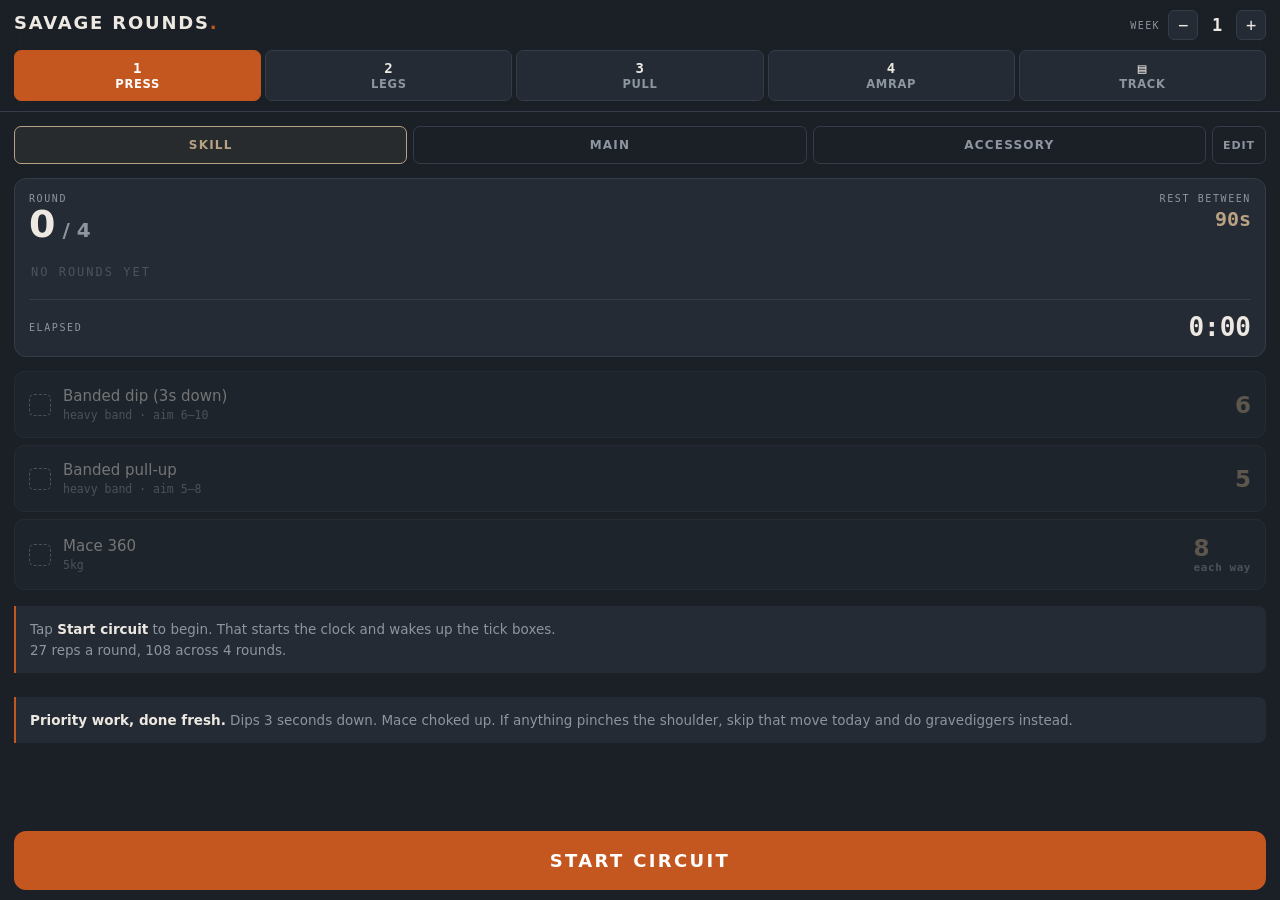
<file: Training plan for muscular build - Claude_files/saved_resource(1).html>
<!DOCTYPE html>
<!-- saved from url=(0141)https://www.claudeusercontent.com/?domain=claude.ai&parentOrigin=https%3A%2F%2Fclaude.ai&errorReportingMode=parent&formattedSpreadsheets=true -->
<html lang="en"><head><meta http-equiv="Content-Type" content="text/html; charset=UTF-8"><meta name="viewport" content="width=device-width, initial-scale=1"><link rel="stylesheet" href="./0lq8_iychq3td.css" data-precedence="next"><link rel="stylesheet" href="./1ulomdhhnzsp4.css" data-precedence="next"><link rel="preload" as="script" fetchpriority="low" href="./0i7aqdauwy1_e.js.download"><script src="./3yygyj1dm1o8u.js.download" async=""></script><script src="./299ekdt-sjm6b.js.download" async=""></script><script src="./1g53tc2q6aefh.js.download" async=""></script><script src="./turbopack-1hm-viyenw_rg.js.download" async=""></script><script src="./3y9gg-8wzaxq1.js.download" async="" crossorigin=""></script><script src="./2g5h2606r3hzr.js.download" async="" crossorigin=""></script><script src="./1js6ns2dox-dt.js.download" async="" crossorigin=""></script><script src="./1g_8sey4vlxye.js.download" async="" crossorigin=""></script><script src="./32idimtbjivtg.js.download" async="" crossorigin=""></script><script src="./33ehj3wdouvlx.js.download" async="" crossorigin=""></script><script src="./0_k-m741nc0e2.js.download" async="" crossorigin=""></script><script src="./1-wqbq_o8cprn.js.download" async="" crossorigin=""></script><script src="./08cjyfbnl_sgr.js.download" async="" crossorigin=""></script><script src="./2sfb2njfl64hi.js.download" async="" crossorigin=""></script><script src="./2ytj6gpsg5l0m.js.download" async="" crossorigin=""></script><script src="./3e8bgw-npfpiw.js.download" async="" crossorigin=""></script><title>Claude User Content</title><meta name="description" content="Talk with Claude, an AI assistant from Anthropic"><script src="./0cz1d0mv5g_q7.js.download" nomodule=""></script><link rel="preconnect" crossorigin="" href="https://www.claudeusercontent.com/"><script src="./2mhj9n3acm85b.js.download"></script><script src="./15dqa1a88g540.js.download"></script><style type="text/css">.transform-component-module_wrapper__SPB86 {
  position: relative;
  width: -moz-fit-content;
  width: fit-content;
  height: -moz-fit-content;
  height: fit-content;
  overflow: hidden;
  -webkit-touch-callout: none; /* iOS Safari */
  -webkit-user-select: none; /* Safari */
  -khtml-user-select: none; /* Konqueror HTML */
  -moz-user-select: none; /* Firefox */
  -ms-user-select: none; /* Internet Explorer/Edge */
  user-select: none;
  margin: 0;
  padding: 0;
}
.transform-component-module_content__FBWxo {
  display: flex;
  flex-wrap: wrap;
  width: -moz-fit-content;
  width: fit-content;
  height: -moz-fit-content;
  height: fit-content;
  margin: 0;
  padding: 0;
  transform-origin: 0% 0%;
}
.transform-component-module_content__FBWxo img {
  pointer-events: none;
}
</style></head><body><div hidden=""><!--$--><!--/$--></div><!--$--><!--$--><!--/$--><!--/$--><script src="./0i7aqdauwy1_e.js.download" id="_R_" async=""></script><script>(self.__next_f=self.__next_f||[]).push([0])</script><script>self.__next_f.push([1,"1:I[339756,[\"/_next/static/chunks/3y9gg-8wzaxq1.js\",\"/_next/static/chunks/2g5h2606r3hzr.js\"],\"LoadingBoundaryProvider\"]\n2:\"$Sreact.fragment\"\n4:I[347257,[\"/_next/static/chunks/3y9gg-8wzaxq1.js\",\"/_next/static/chunks/2g5h2606r3hzr.js\"],\"ClientPageRoot\"]\n5:I[345487,[\"/_next/static/chunks/3y9gg-8wzaxq1.js\",\"/_next/static/chunks/2g5h2606r3hzr.js\",\"/_next/static/chunks/1js6ns2dox-dt.js\",\"/_next/static/chunks/1g_8sey4vlxye.js\",\"/_next/static/chunks/32idimtbjivtg.js\",\"/_next/static/chunks/33ehj3wdouvlx.js\",\"/_next/static/chunks/0_k-m741nc0e2.js\",\"/_next/static/chunks/1-wqbq_o8cprn.js\",\"/_next/static/chunks/08cjyfbnl_sgr.js\",\"/_next/static/chunks/2sfb2njfl64hi.js\",\"/_next/static/chunks/2ytj6gpsg5l0m.js\",\"/_next/static/chunks/3e8bgw-npfpiw.js\"],\"default\"]\n6:I[897367,[\"/_next/static/chunks/3y9gg-8wzaxq1.js\",\"/_next/static/chunks/2g5h2606r3hzr.js\"],\"OutletBoundary\"]\n7:\"$Sreact.suspense\"\n9:I[897367,[\"/_next/static/chunks/3y9gg-8wzaxq1.js\",\"/_next/static/chunks/2g5h2606r3hzr.js\"],\"ViewportBoundary\"]\nb:I[897367,[\"/_next/static/chunks/3y9gg-8wzaxq1.js\",\"/_next/static/chunks/2g5h2606r3hzr.js\"],\"MetadataBoundary\"]\nd:I[168027,[\"/_next/static/chunks/3y9gg-8wzaxq1.js\",\"/_next/static/chunks/2g5h2606r3hzr.js\"],\"default\",1]\n:HL[\"/_next/static/chunks/0lq8_iychq3td.css\",\"style\"]\n:HC[\"/\",\"\"]\n:HL[\"/_next/static/chunks/1ulomdhhnzsp4.css\",\"style\"]\n0:{\"P\":null,\"c\":[\"\",\"?domain=claude.ai\u0026parentOrigin=https%3A%2F%2Fclaude.ai\u0026errorReportingMode=parent\u0026formattedSpreadsheets=true\"],\"q\":\"?domain=claude.ai\u0026parentOrigin=https%3A%2F%2Fclaude.ai\u0026errorReportingMode=parent\u0026formattedSpreadsheets=true\",\"i\":false,\"f\":[[[\"\",{\"children\":[\"__PAGE__?{\\\"domain\\\":\\\"claude.ai\\\",\\\"parentOrigin\\\":\\\"https://claude.ai\\\",\\\"errorReportingMode\\\":\\\"parent\\\",\\\"formattedSpreadsheets\\\":\\\"true\\\"}\",{},\"$undefined\",\"$undefined\",4096]},\"$undefined\",\"$undefined\",4116],[[\"$\",\"$L1\",null,{\"loading\":[[\"$\",\"div\",\"l\",{\"className\":\"loader\"}],[],null],\"children\":[\"$\",\"$2\",\"c\",{\"children\":[[[\"$\",\"link\",\"0\",{\"rel\":\"stylesheet\",\"href\":\"/_next/static/chunks/0lq8_iychq3td.css\",\"precedence\":\"next\",\"crossOrigin\":\"$undefined\",\"nonce\":\"$undefined\"}],[\"$\",\"script\",\"script-0\",{\"src\":\"/_next/static/chunks/3y9gg-8wzaxq1.js\",\"async\":true,\"nonce\":\"$undefined\"}],[\"$\",\"script\",\"script-1\",{\"src\":\"/_next/static/chunks/2g5h2606r3hzr.js\",\"async\":true,\"nonce\":\"$undefined\"}]],\"$L3\"]}]}],{\"children\":[[\"$\",\"$2\",\"c\",{\"children\":[[\"$\",\"$L4\",null,{\"Component\":\"$5\",\"serverProvidedParams\":{\"searchParams\":{\"domain\":\"claude.ai\",\"parentOrigin\":\"https://claude.ai\",\"errorReportingMode\":\"parent\",\"formattedSpreadsheets\":\"true\"},\"params\":{},\"promises\":null}}],[[\"$\",\"link\",\"0\",{\"rel\":\"stylesheet\",\"href\":\"/_next/static/chunks/1ulomdhhnzsp4.css\",\"precedence\":\"next\",\"crossOrigin\":\"$undefined\",\"nonce\":\"$undefined\"}],[\"$\",\"script\",\"script-0\",{\"src\":\"/_next/static/chunks/1js6ns2dox-dt.js\",\"async\":true,\"nonce\":\"$undefined\"}],[\"$\",\"script\",\"script-1\",{\"src\":\"/_next/static/chunks/1g_8sey4vlxye.js\",\"async\":true,\"nonce\":\"$undefined\"}],[\"$\",\"script\",\"script-2\",{\"src\":\"/_next/static/chunks/32idimtbjivtg.js\",\"async\":true,\"nonce\":\"$undefined\"}],[\"$\",\"script\",\"script-3\",{\"src\":\"/_next/static/chunks/33ehj3wdouvlx.js\",\"async\":true,\"nonce\":\"$undefined\"}],[\"$\",\"script\",\"script-4\",{\"src\":\"/_next/static/chunks/0_k-m741nc0e2.js\",\"async\":true,\"nonce\":\"$undefined\"}],[\"$\",\"script\",\"script-5\",{\"src\":\"/_next/static/chunks/1-wqbq_o8cprn.js\",\"async\":true,\"nonce\":\"$undefined\"}],[\"$\",\"script\",\"script-6\",{\"src\":\"/_next/static/chunks/08cjyfbnl_sgr.js\",\"async\":true,\"nonce\":\"$undefined\"}],[\"$\",\"script\",\"script-7\",{\"src\":\"/_next/static/chunks/2sfb2njfl64hi.js\",\"async\":true,\"nonce\":\"$undefined\"}],[\"$\",\"script\",\"script-8\",{\"src\":\"/_next/static/chunks/2ytj6gpsg5l0m.js\",\"async\":true,\"nonce\":\"$undefined\"}],[\"$\",\"script\",\"script-9\",{\"src\":\"/_next/static/chunks/3e8bgw-npfpiw.js\",\"async\":true,\"nonce\":\"$undefined\"}]],[\"$\",\"$L6\",null,{\"children\":[\"$\",\"$7\",null,{\"name\":\"Next.MetadataOutlet\",\"children\":\"$@8\"}]}]]}],{},null,false,null]},null,false,null],[\"$\",\"$2\",\"h\",{\"children\":[null,[\"$\",\"$L9\",null,{\"children\":\"$La\"}],[\"$\",\"div\",null,{\"hidden\":true,\"children\":[\"$\",\"$Lb\",null,{\"children\":[\"$\",\"$7\",null,{\"name\":\"Next.Metadata\",\"children\":\"$Lc\"}]}]}],null]}],false]],\"m\":\"$undefined\",\"G\":[\"$d\",[[\"$\",\"link\",\"0\",{\"rel\":\"stylesheet\",\"href\":\"/_next/static/chunks/0lq8_iychq3td.css\",\"precedence\":\"next\",\"crossOrigin\":\"$undefined\",\"nonce\":\"$undefined\"}]]],\"S\":false,\"h\":null,\"r\":\"$undefined\",\"s\":\"$undefined\",\"a\":\"$undefined\",\"l\":\"$undefined\",\"p\":\"$undefined\",\"d\":\"$undefined\",\"b\":\"xvmRurYaHwp1U90aZkyKY\"}\ne:I[806369,[\"/_next/static/chunks/3y9gg-8wzaxq1.js\",\"/_next/static/chunks/2g5h2606r3hzr.js\"],\"ClientConfigurationProvider\"]\nf:I[450537,[\"/_next/static/chunks/3y9gg-8wzaxq1.js\",\"/_next/static/chunks/2g5h2606r3hzr.js\"],\"Providers\"]\n10:I[339756,[\"/_next/static/chunks/3y9gg-8wzaxq1.js\",\"/_next/static/chunks/2g5h2606r3hzr.js\"],\"default\"]\n11:I[837457,[\"/_next/static/chunks/3y9gg-8wzaxq1.js\",\"/_next/static/chunks/2g5h2606r3hzr.js\"],\"default\"]\n3:[\"$\",\"html\",null,{\"lang\":\"en\",\"className\":\"$undefined\",\"data-color-mode\":\"$undefined\",\"children\":[\"$\",\"body\",null,{\"children\":[\"$\",\"$Le\",null,{\"value\":{\"defaultParentOrigin\":\"claude.ai\",\"allowedParentOrigins\":[\"https://claude.ai\"]},\"children\":[\"$\",\"$Lf\",null,{\"children\":[\"$\",\"$L10\",null,{\"parallelRouterKey\":\"children\",\"error\":\"$undefined\",\"errorStyles\":\"$undefined\",\"errorScripts\":\"$undefined\",\"template\":[\"$\",\"$L11\",null,{}],\"templateStyles\":\"$undefined\",\"templateScripts\":\"$undefined\",\"notFound\":[[[\"$\",\"title\",null,{\"children\":\"404: This page could not be found.\"}],[\"$\",\"div\",null,{\"style\":{\"fontFamily\":\"system-ui,\\\"Segoe UI\\\",Roboto,Helvetica,Arial,sans-serif,\\\"Apple Color Emoji\\\",\\\"Segoe UI Emoji\\\"\",\"height\":\"100vh\",\"textAlign\":\"center\",\"display\":\"flex\",\"flexDirection\":\"column\",\"alignItems\":\"center\",\"justifyContent\":\"center\"},\"children\":[\"$\",\"div\",null,{\"children\":[[\"$\",\"style\",null,{\"dangerouslySetInnerHTML\":{\"__html\":\"body{color:#000;background:#fff;margin:0}.next-error-h1{border-right:1px solid rgba(0,0,0,.3)}@media (prefers-color-scheme:dark){body{color:#fff;background:#000}.next-error-h1{border-right:1px solid rgba(255,255,255,.3)}}\"}}],[\"$\",\"h1\",null,{\"className\":\"next-error-h1\",\"style\":{\"display\":\"inline-block\",\"margin\":\"0 20px 0 0\",\"padding\":\"0 23px 0 0\",\"fontSize\":24,\"fontWeight\":500,\"verticalAlign\":\"top\",\"lineHeight\":\"49px\"},\"children\":404}],[\"$\",\"div\",null,{\"style\":{\"display\":\"inline-block\"},\"children\":[\"$\",\"h2\",null,{\"style\":{\"fontSize\":14,\"fontWeight\":400,\"lineHeight\":\"49px\",\"margin\":0},\"children\":\"This page could not be found.\"}]}]]}]}]],[]],\"forbidden\":\"$undefined\",\"unauthorized\":\"$undefined\"}]}]}]}]}]\na:[[\"$\",\"meta\",\"0\",{\"charSet\":\"utf-8\"}],[\"$\",\"meta\",\"1\",{\"name\":\"viewport\",\"content\":\"width=device-width, initial-scale=1\"}]]\n8:null\nc:[[\"$\",\"title\",\"0\",{\"children\":\"Claude User Content\"}],[\"$\",\"meta\",\"1\",{\"name\":\"description\",\"content\":\"Talk with Claude, an AI assistant from Anthropic\"}]]\n"])</script><next-route-announcer style="position: absolute;"><template shadowrootmode="open"><div aria-live="assertive" id="__next-route-announcer__" role="alert" style="position: absolute; border: 0px; height: 1px; margin: -1px; padding: 0px; width: 1px; clip: rect(0px, 0px, 0px, 0px); overflow: hidden; white-space: nowrap; overflow-wrap: normal;"></div></template></next-route-announcer><div class="flex h-full w-full data-[panel-group-direction=vertical]:flex-col h-screen" data-panel-group="" data-panel-group-direction="vertical" data-panel-group-id="_r_0_" style="display: flex; flex-direction: column; height: 100%; overflow: hidden; width: 100%;"><div class="" data-panel="" data-panel-group-id="_r_0_" data-panel-id="_r_1_" data-panel-size="1.0" style="flex: 1 1 0px; overflow: hidden;"><iframe class="h-full w-full" title="Rendered HTML content" sandbox="allow-scripts allow-same-origin" allow="clipboard-write" style="background-color: rgb(27, 32, 39);" src="./saved_resource.html"></iframe></div></div></body></html>
</file>
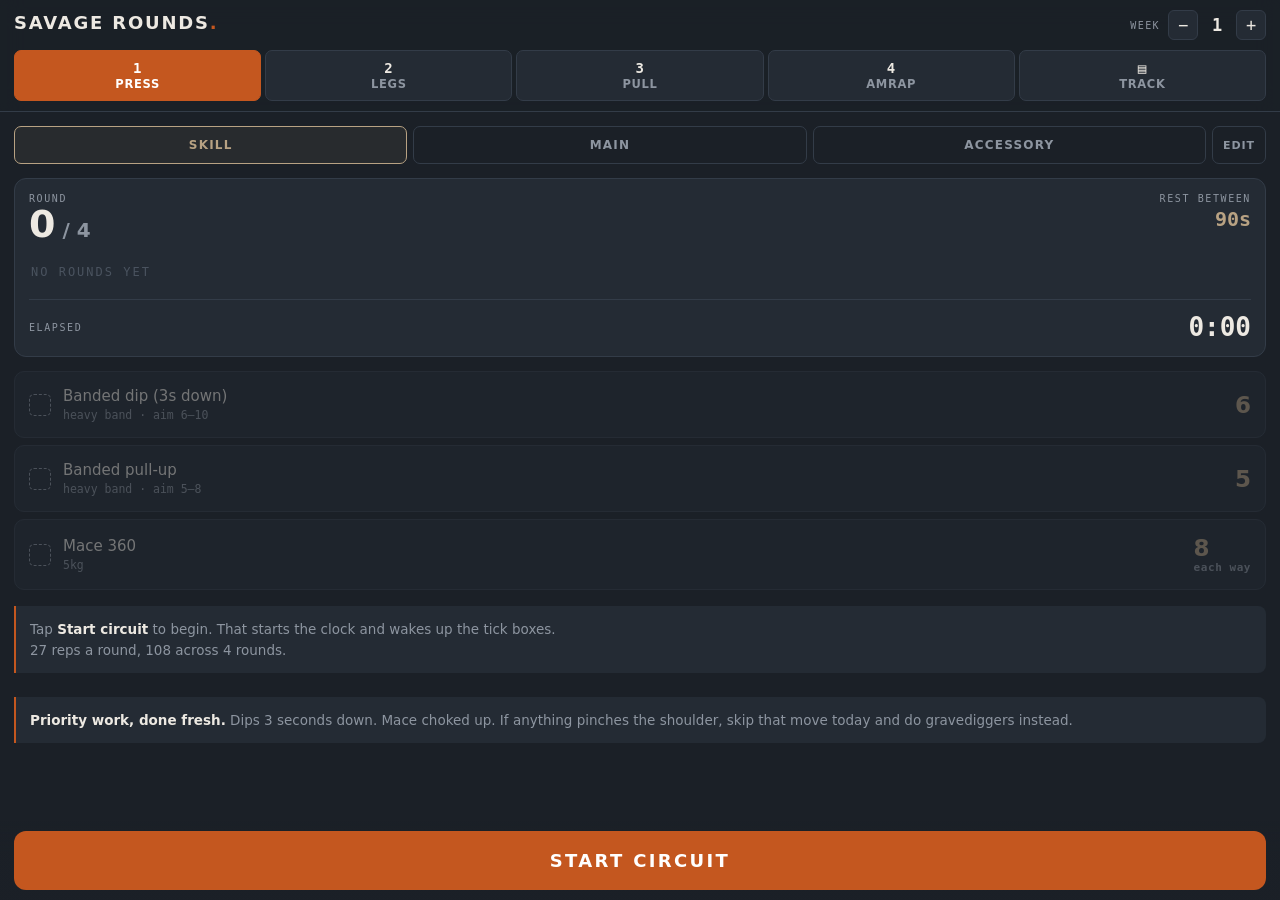
<file: Training plan for muscular build - Claude_files/saved_resource.html>
<!DOCTYPE html>
<!-- saved from url=(0012)about:srcdoc -->
<html lang="en"><head><meta http-equiv="Content-Type" content="text/html; charset=UTF-8">
    <script>
      (function() {
        // Capture host references before any artifact code runs: Window.parent
        // is [Replaceable] (a top-level `var parent` in artifact code would
        // replace the accessor with a data property), and a top-level
        // `const crypto` would shadow the global — either would otherwise
        // silently break the bridge for artifacts that worked before.
        const realParent = window.parent;
        const cryptoObj = window.crypto;
        // html-to-image is only used by takeScreenshot: fetched on first use, not as a
        // parser-blocking tag. Native fetch, captured before the proxy override below.
        const realFetch = typeof window.fetch === 'function' ? window.fetch.bind(window) : null;
        const HTML_TO_IMAGE_SRC = "https://cdnjs.cloudflare.com/ajax/libs/html-to-image/1.11.13/html-to-image.min.js";
        const HTML_TO_IMAGE_INTEGRITY = "sha512-iZ2ORl595Wx6miw+GuadDet4WQbdSWS3JLMoNfY8cRGoEFy6oT3G9IbcrBeL6AfkgpA51ETt/faX6yLV+/gFJg==";
        let htmlToImageLoad = null;
        const loadHtmlToImage = () => {
          if (!htmlToImageLoad) {
            htmlToImageLoad = (realFetch
              ? realFetch(HTML_TO_IMAGE_SRC, { integrity: HTML_TO_IMAGE_INTEGRITY, credentials: 'omit', referrerPolicy: 'no-referrer' })
              : Promise.reject(new Error('fetch unavailable'))
            )
              .then((res) => {
                if (!res.ok) throw new Error('html-to-image failed to load (' + res.status + ')');
                return res.text();
              })
              .then((source) => {
                // UMD bundle: hide the artifact's AMD/CommonJS globals so it takes the
                // window-global branch; inline script text runs synchronously on insert.
                const hidden = ['define', 'module', 'exports'].map((k) => {
                  const entry = { k, own: Object.prototype.hasOwnProperty.call(window, k), v: window[k] };
                  try { window[k] = undefined; } catch (e) {}
                  return entry;
                });
                try {
                  const el = document.createElement('script');
                  el.text = source;
                  (document.head || document.documentElement).appendChild(el);
                } finally {
                  hidden.forEach(({ k, own, v }) => {
                    try { if (own) { window[k] = v; } else { delete window[k]; } } catch (e) {}
                  });
                }
                if (!window.htmlToImage) throw new Error('html-to-image unavailable after load');
                return window.htmlToImage;
              });
            // A failed load may be transient; let the next screenshot retry.
            htmlToImageLoad.catch(() => { htmlToImageLoad = null; });
          }
          return htmlToImageLoad;
        };
        // crypto.randomUUID exists only in Secure Contexts; fall back to a
        // unique non-crypto id elsewhere (http://LAN-IP dev flows) —
        // uniqueness is what the bridge needs, unpredictability is
        // defense-in-depth on top of the source guards.
        const newRequestId =
          cryptoObj && typeof cryptoObj.randomUUID === "function"
            ? function () { return cryptoObj.randomUUID(); }
            : function () { return Date.now() + "-" + Math.random(); };
        const originalConsole = window.console;
        window.console = {
          log: (...args) => {
            originalConsole.log(...args);
            realParent.postMessage({ type: 'console', message: args.join(' ') }, '*');
          },
          error: (...args) => {
            originalConsole.error(...args);
            realParent.postMessage({ type: 'console', message: 'Error: ' + args.join(' ') }, '*');
          },
          warn: (...args) => {
            originalConsole.warn(...args);
            realParent.postMessage({ type: 'console', message: 'Warning: ' + args.join(' ') }, '*');
          }
        };

        // Bridge request ids are crypto-random (not sequential) so they
        // cannot be predicted by other frames in the tab.
        let callbacksMap = new Map();
        let streamControllers = new Map();
        
        window.claude = {
          complete: (prompt) => {
            return new Promise((resolve, reject) => {
              const id = newRequestId();
              callbacksMap.set(id, { resolve, reject });
              realParent.postMessage({ type: 'claudeComplete', id, prompt }, '*');
            });
          }
        };

        window.storage = {
          get: (key, shared = false) => {
            return new Promise((resolve, reject) => {
              const id = newRequestId();
              callbacksMap.set(id, { resolve, reject });
              realParent.postMessage({ type: 'storageGet', id, key, shared }, '*');
            });
          },
          set: (key, value, shared = false) => {
            return new Promise((resolve, reject) => {
              const id = newRequestId();
              callbacksMap.set(id, { resolve, reject });
              realParent.postMessage({ type: 'storageSet', id, key, value, shared }, '*');
            });
          },
          delete: (key, shared = false) => {
            return new Promise((resolve, reject) => {
              const id = newRequestId();
              callbacksMap.set(id, { resolve, reject });
              realParent.postMessage({ type: 'storageDelete', id, key, shared }, '*');
            });
          },
          list: (prefix, shared = false) => {
            return new Promise((resolve, reject) => {
              const id = newRequestId();
              callbacksMap.set(id, { resolve, reject });
              realParent.postMessage({ type: 'storageList', id, prefix, shared }, '*');
            });
          }
        };

        let pendingBlobs = new Map();
        URL.createObjectURL = (blob) => {
          // Store the blob and create an ID and URL for it
          const blobId = `blob-${Date.now()}-${Math.random()}`;
          pendingBlobs.set(blobId, blob);
          return `blob-request://${blobId}`;
        };

        URL.revokeObjectURL = (url) => {
          // Remove the blob from our store
          const blobId = url.replace("blob-request://", "");
          pendingBlobs.delete(blobId);
        };

        const getBlobFromURL = (url) => {
          const blobId = url.replace("blob-request://", "");
          return pendingBlobs.get(blobId);
        };

        // Override global fetch with streaming support
        window.fetch = (url, init = {}) => {
          return new Promise((resolve, reject) => {
            const id = newRequestId();
            const channelId = `fetch-${id}-${Date.now()}`;
            
            callbacksMap.set(id, { 
              resolve: (response) => {
                // Null-body statuses: Response(stream, {status: 204}) throws
                // per the Fetch spec, which would escape this resolver and
                // hang the artifact's await forever.
                if (response.status === 204 || response.status === 205 || response.status === 304) {
                  try {
                    resolve(new Response(null, {
                      status: response.status,
                      statusText: response.statusText,
                      headers: response.headers
                    }));
                  } catch (err) {
                    // Invalid statusText/header bytes can throw here too.
                    reject(new TypeError(
                      'Bridge fetch: unconstructable response (status ' + response.status + ')'
                    ));
                  }
                  return;
                }
                // Create a ReadableStream for the response body
                const stream = new ReadableStream({
                  start(controller) {
                    streamControllers.set(channelId, controller);
                  },
                  cancel() {
                    streamControllers.delete(channelId);
                  }
                });
                
                // Create and return the Response with the stream. Response()
                // requires status in [200, 599]; an opaque/no-cors fetch
                // forwards status 0, which would throw here and escape the
                // resolver, hanging the artifact's await. Surface it as a
                // network-error-shaped rejection instead.
                try {
                  resolve(new Response(stream, {
                    status: response.status,
                    statusText: response.statusText,
                    headers: response.headers
                  }));
                } catch (err) {
                  streamControllers.delete(channelId);
                  reject(new TypeError(
                    'Bridge fetch: unconstructable response (status ' + response.status + ')'
                  ));
                }
              },
              reject,
              channelId
            });
            
            realParent.postMessage({
              type: 'proxyFetch',
              id,
              url,
              init,
              channelId
            }, '*');
          });
        };

        window.addEventListener('message', async (event) => {
          // Only the embedding parent may drive the bridge — sibling and
          // nested frames can also postMessage into this window.
          if (event.source !== realParent) return;
          if (event.data.type === 'takeScreenshot') {
            // Echo the request's nonce so the requester can correlate the
            // reply to ITS request — a reply without the expected nonce
            // (e.g. from a stale pre-remount artifact) is ignored upstream.
            const screenshotNonce = event.data.nonce;
            const rootElement = document.getElementById('artifacts-component-root-html');
            if (!rootElement) {
              realParent.postMessage({
                type: 'screenshotError',
                nonce: screenshotNonce,
                error: new Error('Root element not found'),
              }, '*');
              return;
            }
            // Catch CDN load failures and toPng errors so the parent always
            // gets a response instead of hanging forever.
            try {
              const htmlToImage = await loadHtmlToImage();
              const screenshot = await htmlToImage.toPng(rootElement, {
                imagePlaceholder:
                  "[data-uri]",
              });
              realParent.postMessage({
                type: 'screenshotData',
                nonce: screenshotNonce,
                data: screenshot,
              }, '*');
            } catch (err) {
              realParent.postMessage({
                type: 'screenshotError',
                nonce: screenshotNonce,
                error: err instanceof Error ? err : new Error(String(err)),
              }, '*');
            }
          } else if (event.data.type === 'claudeComplete') {
            const callback = callbacksMap.get(event.data.id);
            if (!callback) return;
            if (event.data.error) {
              callback.reject(new Error(event.data.error));
            } else {
              callback.resolve(event.data.completion);
            }
            callbacksMap.delete(event.data.id);
          } else if (event.data.type === 'proxyFetchResponse') {
            const callback = callbacksMap.get(event.data.id);
            if (!callback) return;
            if (event.data.error) {
              callback.reject(new Error(event.data.error));
              callbacksMap.delete(event.data.id);
            } else {
              // Initial response with headers, status, etc.
              callback.resolve({
                status: event.data.status,
                statusText: event.data.statusText,
                headers: event.data.headers
              });
              // Don't delete the callback yet if streaming
              if (!event.data.body) {
                callbacksMap.delete(event.data.id);
              }
            }
          } else if (event.data.type === 'proxyFetchStream') {
            // Handle streaming data chunks
            const controller = streamControllers.get(event.data.channelId);
            if (controller) {
              if (event.data.error) {
                controller.error(new Error(event.data.error));
                streamControllers.delete(event.data.channelId);
              } else if (event.data.done) {
                controller.close();
                streamControllers.delete(event.data.channelId);
                // Clean up the callback
                const callback = Array.from(callbacksMap.entries()).find(
                  ([_, value]) => value.channelId === event.data.channelId
                );
                if (callback) {
                  callbacksMap.delete(callback[0]);
                }
              } else if (event.data.chunk) {
                controller.enqueue(new Uint8Array(event.data.chunk));
              }
            }
          } else if (event.data.type === 'storageGet') {
            const callback = callbacksMap.get(event.data.id);
            if (!callback) return;
            if (event.data.error) {
              callback.reject(new Error(event.data.error));
            } else {
              callback.resolve(event.data.result);
            }
            callbacksMap.delete(event.data.id);
          } else if (event.data.type === 'storageSet') {
            const callback = callbacksMap.get(event.data.id);
            if (!callback) return;
            if (event.data.error) {
              callback.reject(new Error(event.data.error));
            } else {
              callback.resolve(event.data.result);
            }
            callbacksMap.delete(event.data.id);
          } else if (event.data.type === 'storageDelete') {
            const callback = callbacksMap.get(event.data.id);
            if (!callback) return;
            if (event.data.error) {
              callback.reject(new Error(event.data.error));
            } else {
              callback.resolve(event.data.result);
            }
            callbacksMap.delete(event.data.id);
          } else if (event.data.type === 'storageList') {
            const callback = callbacksMap.get(event.data.id);
            if (!callback) return;
            if (event.data.error) {
              callback.reject(new Error(event.data.error));
            } else {
              callback.resolve(event.data.result);
            }
            callbacksMap.delete(event.data.id);
          }
        });

        window.addEventListener('click', (event) => {
          const isEl = event.target instanceof HTMLElement;
          if (!isEl) return;
    
          // find ancestor links
          const linkEl = event.target.closest("a");
          if (!linkEl || !linkEl.href) return;
    
          event.preventDefault();
          event.stopImmediatePropagation();
    
          if (linkEl.href.startsWith("blob-request:")) {
            const blob = getBlobFromURL(linkEl.href);
            if (!blob) return;
            void blob.arrayBuffer().then((data) => {
              realParent.postMessage({
                type: "downloadFile",
                filename: linkEl.download,
                data,
                mimeType: blob.type || "application/octet-stream",
              });
            });
          } else if (linkEl.href.startsWith("data:")) {
            const [header, base64Data] = linkEl.href.split(",");
            const mimeMatch = header.match(/data:([^;]+)/);
            const mimeType = mimeMatch ? mimeMatch[1] : "application/octet-stream";
            const binaryString = atob(base64Data);
            const data = Uint8Array.from(binaryString, (c) =>
              c.charCodeAt(0),
            ).buffer;
            realParent.postMessage({
              type: "downloadFile",
              filename: linkEl.download,
              data,
              mimeType,
            });
          } else {
            let linkUrl;
            try {
              linkUrl = new URL(linkEl.href);
            } catch (error) {
              return;
            }
    
            if (linkUrl.hostname === window.location.hostname) return;
      
            realParent.postMessage({
              type: 'openExternal',
              href: linkEl.href,
            }, '*');
          }
      });

        const originalOpen = window.open;
        window.open = function (url) {
          realParent.postMessage({
            type: "openExternal",
            href: url,
          }, "*");
        };

        window.addEventListener('error', (event) => {
          realParent.postMessage({ type: 'console', message: 'Uncaught Error: ' + event.message }, '*');
        });
      })();
    </script>
  <style id="claude-scrollbar">@layer claude-scrollbar{*{scrollbar-width:thin}html{scrollbar-color:rgb(128 128 128 / 50%) transparent}}</style>

<meta name="viewport" content="width=device-width, initial-scale=1, viewport-fit=cover, user-scalable=no">
<meta name="apple-mobile-web-app-capable" content="yes">
<meta name="apple-mobile-web-app-title" content="Savage Rounds">
<meta name="apple-mobile-web-app-status-bar-style" content="black-translucent">
<meta name="theme-color" content="#1B2027">
<link rel="manifest" href="https://www.claudeusercontent.com/manifest.json">
<link rel="apple-touch-icon" href="https://www.claudeusercontent.com/apple-touch-icon.png">
<title>Savage Rounds</title>
<style>
:root{
  --iron:#1B2027; --iron-lift:#242B34; --iron-edge:#333C48;
  --chalk:#EDE9E2; --chalk-dim:#8D95A0;
  --oxide:#C4571F; --canvas:#B8A283; --done:#3D4A3A;
  --display:'Avenir Next Condensed','HelveticaNeue-CondensedBold','Arial Narrow',system-ui,sans-serif;
  --body:-apple-system,BlinkMacSystemFont,system-ui,'Segoe UI',sans-serif;
  --data:ui-monospace,'SF Mono',Menlo,Consolas,monospace;
}
*{box-sizing:border-box;-webkit-tap-highlight-color:transparent;margin:0;padding:0}
html,body{height:100%}
body{background:var(--iron);color:var(--chalk);font-family:var(--body);
 -webkit-font-smoothing:antialiased;padding-bottom:calc(168px + env(safe-area-inset-bottom));
 overscroll-behavior-y:contain}
button{font:inherit}

header{position:sticky;top:0;z-index:20;background:rgba(27,32,39,.94);
 backdrop-filter:saturate(160%) blur(12px);border-bottom:1px solid var(--iron-edge);
 padding:calc(10px + env(safe-area-inset-top)) 14px 10px}
.brandrow{display:flex;align-items:baseline;justify-content:space-between;margin-bottom:10px}
.brand{font-family:var(--display);font-weight:700;font-size:18px;letter-spacing:.1em;text-transform:uppercase;white-space:nowrap}
.brand em{color:var(--oxide);font-style:normal}
.brandl{display:flex;align-items:center;gap:10px}
.progpill{border:1px solid var(--canvas);background:rgba(184,162,131,.1);color:var(--canvas);border-radius:6px;
 padding:5px 9px;font-family:var(--display);font-size:11px;letter-spacing:.12em;text-transform:uppercase;font-weight:700}
.editing .rp-rest{outline:1.5px dashed var(--canvas);outline-offset:4px;border-radius:6px;cursor:pointer}
.weekwrap{display:flex;align-items:center;gap:8px}
.weeklabel{font-family:var(--data);font-size:10px;letter-spacing:.14em;color:var(--chalk-dim);text-transform:uppercase}
.wkbtn{width:30px;height:30px;border:1px solid var(--iron-edge);background:var(--iron-lift);
 color:var(--chalk);border-radius:6px;font-size:17px;line-height:1;font-family:var(--data)}
.wkbtn:active{background:var(--oxide);border-color:var(--oxide)}
.wknum{font-family:var(--data);font-size:17px;font-weight:600;min-width:22px;text-align:center;font-variant-numeric:tabular-nums}
.tabs{display:grid;grid-template-columns:repeat(5,1fr);gap:4px}
.tab{border:1px solid var(--iron-edge);background:var(--iron-lift);color:var(--chalk-dim);
 border-radius:7px;padding:9px 1px;font-family:var(--display);font-size:11.5px;
 letter-spacing:.06em;text-transform:uppercase;font-weight:600}
.tab .n{display:block;font-family:var(--data);font-size:14px;color:var(--chalk);margin-bottom:1px}
.tab[aria-selected="true"]{background:var(--oxide);border-color:var(--oxide);color:#fff}
.tab[aria-selected="true"] .n{color:#fff}
.tab .dot{display:inline-block;width:5px;height:5px;border-radius:50%;background:var(--canvas);
 vertical-align:middle;margin-left:3px}
.tab[aria-selected="true"] .dot{background:#fff}

.circuits{display:flex;gap:6px;padding:14px 14px 0}
.cbtn{flex:1;border:1px solid var(--iron-edge);background:transparent;color:var(--chalk-dim);
 border-radius:7px;padding:11px 4px;font-family:var(--display);font-size:12px;
 letter-spacing:.1em;text-transform:uppercase;font-weight:600}
.cbtn[aria-selected="true"]{border-color:var(--canvas);color:var(--canvas);background:rgba(184,162,131,.08)}
.cbtn .tick{color:var(--canvas);font-size:11px}
.editbtn{flex:0 0 54px;border:1px solid var(--iron-edge);background:transparent;color:var(--chalk-dim);
 border-radius:7px;font-family:var(--display);font-size:11px;letter-spacing:.08em;text-transform:uppercase;font-weight:600}
.editbtn[aria-pressed="true"]{border-color:var(--canvas);background:var(--canvas);color:var(--iron)}

.roundpanel{margin:14px;padding:14px;background:var(--iron-lift);border:1px solid var(--iron-edge);border-radius:12px}
.rp-top{display:flex;justify-content:space-between;align-items:flex-start;margin-bottom:12px;gap:10px}
.rp-lab{font-family:var(--data);font-size:10px;letter-spacing:.16em;color:var(--chalk-dim);text-transform:uppercase;margin-bottom:3px}
.rp-count{font-family:var(--display);font-size:38px;font-weight:700;line-height:.9}
.rp-count span{color:var(--chalk-dim);font-size:20px}
.rp-rest{text-align:right}
.rp-rest .v{font-family:var(--data);font-size:20px;font-weight:600;color:var(--canvas)}
#tally{width:100%;height:34px;display:block}
.elapsed{margin-top:12px;padding-top:12px;border-top:1px solid var(--iron-edge);
 display:flex;justify-content:space-between;align-items:center}
.elapsed .v{font-family:var(--data);font-size:26px;font-weight:600;font-variant-numeric:tabular-nums;color:var(--chalk)}
.sealed{margin-top:12px;padding-top:12px;border-top:1px solid var(--iron-edge)}
.sealed .msg{font-size:13px;color:var(--canvas);font-family:var(--data);letter-spacing:.03em;line-height:1.5}

.stations{padding:0 14px;display:flex;flex-direction:column;gap:7px}
.st{display:flex;align-items:center;gap:12px;width:100%;text-align:left;
 background:var(--iron-lift);border:1px solid var(--iron-edge);border-radius:10px;
 padding:15px 14px;color:var(--chalk);transition:background .12s,border-color .12s,opacity .12s}
.st .mark{flex:none;width:22px;height:22px;border-radius:5px;border:1.5px solid var(--chalk-dim);position:relative}
.st .nm{flex:1;font-size:15px;font-weight:500;line-height:1.25}
.st .kit{display:block;font-size:11.5px;color:var(--chalk-dim);margin-top:2px;font-family:var(--data)}
.st .rp{flex:none;font-family:var(--display);font-size:23px;font-weight:700;color:var(--canvas)}
.st .rp small{font-size:11px;color:var(--chalk-dim);display:block;text-align:right;font-family:var(--data);letter-spacing:.05em}
.st[data-done="1"]{background:var(--done);border-color:#4E5C4A;opacity:.62}
.st[data-done="1"] .nm{text-decoration:line-through;text-decoration-thickness:1.5px}
.st[data-done="1"] .mark{background:var(--canvas);border-color:var(--canvas)}
.st[data-done="1"] .mark::after{content:"";position:absolute;left:7px;top:3px;width:5px;height:10px;
 border:solid var(--iron);border-width:0 2.5px 2.5px 0;transform:rotate(42deg)}
.sealedlist .st{opacity:.5}
.waiting .st{opacity:.42}
.waiting .st .mark{border-style:dashed}
.editing .st{border-color:var(--canvas);border-style:dashed;background:rgba(184,162,131,.06);opacity:1}
.editing .st .mark{display:none}
.editing .st .nm{text-decoration:none}
.editing .st .kit{color:var(--canvas)}
.editnote{margin:12px 14px 0;font-family:var(--data);font-size:10.5px;letter-spacing:.12em;
 text-transform:uppercase;color:var(--canvas)}

.note{margin:16px 14px 24px;padding:13px 14px;border-left:2px solid var(--oxide);
 background:var(--iron-lift);border-radius:0 8px 8px 0;font-size:13.5px;line-height:1.5;color:var(--chalk-dim)}
.note b{color:var(--chalk);font-weight:600}
.loads{padding:2px 14px 24px}
.loads h2{font-family:var(--display);font-size:14px;letter-spacing:.14em;text-transform:uppercase;margin:22px 0 9px;color:var(--canvas)}
.loads h2 .sub{display:block;font-family:var(--body);font-size:11.5px;letter-spacing:0;
 text-transform:none;color:var(--chalk-dim);font-weight:400;margin-top:4px;line-height:1.45}
.kitrow{display:flex;justify-content:space-between;align-items:center;gap:12px;width:100%;text-align:left;
 padding:14px 0;border:0;border-bottom:1px solid var(--iron-edge);background:none;
 color:var(--chalk);font-size:14px}
.kitrow .v{font-family:var(--data);color:var(--canvas);white-space:nowrap;font-weight:600;font-size:15px;text-align:right}
.kitrow .v em{font-style:normal;display:block;color:var(--chalk-dim);font-size:11px;font-weight:400;margin-top:2px}
.grouplab{font-family:var(--data);font-size:10px;letter-spacing:.14em;text-transform:uppercase;
 color:var(--chalk-dim);padding:16px 0 2px}
.logrow{display:flex;justify-content:space-between;gap:12px;padding:13px 0;border-bottom:1px solid var(--iron-edge);font-size:14px;align-items:flex-start}
.logrow .d{color:var(--chalk-dim);font-family:var(--data);font-size:11.5px;display:block;margin-top:3px;line-height:1.5}
.logrow .t{font-family:var(--data);color:var(--canvas);font-weight:600;text-align:right;white-space:nowrap}
.logrow .del{display:block;border:1px solid var(--iron-edge);background:transparent;color:var(--chalk-dim);
 border-radius:6px;padding:8px 11px;font-family:var(--data);font-size:11px;margin-top:7px}
.small{font-size:12.5px;color:var(--chalk-dim);padding:14px 0;line-height:1.55}
.ghost{border:1px solid var(--iron-edge);background:transparent;color:var(--chalk-dim);
 border-radius:8px;padding:14px 15px;font-family:var(--display);font-size:12px;
 letter-spacing:.11em;text-transform:uppercase;font-weight:600;width:100%;margin-top:14px}
.ghost.warn{border-color:#5E3A2A;color:#C98D6E}
.chart{width:100%;height:136px;display:block;margin:4px 0 2px}
.stat{display:flex;gap:8px;margin:2px 0 6px}
.stat div{flex:1;background:var(--iron-lift);border:1px solid var(--iron-edge);border-radius:10px;padding:11px 12px}
.stat .k{font-family:var(--data);font-size:9.5px;letter-spacing:.13em;text-transform:uppercase;color:var(--chalk-dim);line-height:1.4}
.stat .v{font-family:var(--display);font-size:26px;font-weight:700;color:var(--chalk);line-height:1.1;margin-top:4px}

.bar{position:fixed;left:0;right:0;bottom:0;z-index:30;
 padding:10px 14px calc(10px + env(safe-area-inset-bottom));
 background:linear-gradient(to top,rgba(27,32,39,.99) 62%,rgba(27,32,39,0))}
.go{width:100%;border:none;border-radius:12px;padding:19px;background:var(--oxide);color:#fff;
 font-family:var(--display);font-size:18px;font-weight:700;letter-spacing:.13em;text-transform:uppercase}
.go:active{filter:brightness(.86)}
.go[disabled]{background:var(--iron-lift);color:var(--chalk-dim);border:1px solid var(--iron-edge)}
.timer{width:100%;border:1px solid var(--canvas);border-radius:12px;padding:13px;
 background:rgba(184,162,131,.1);color:var(--canvas);display:flex;align-items:center;justify-content:space-between}
.timer .t{font-family:var(--data);font-size:34px;font-weight:600;font-variant-numeric:tabular-nums}
.timer .lab{font-family:var(--display);font-size:11px;letter-spacing:.16em;text-transform:uppercase;text-align:left}
.timer .skip{border:1px solid var(--canvas);background:transparent;color:var(--canvas);border-radius:8px;
 padding:11px 15px;font-family:var(--display);font-size:12px;letter-spacing:.11em;text-transform:uppercase;font-weight:600}

.scrim{position:fixed;inset:0;background:rgba(10,13,17,.72);z-index:40;backdrop-filter:blur(2px)}
.sheet{position:fixed;left:0;right:0;bottom:0;z-index:50;background:var(--iron-lift);
 border-top:1px solid var(--iron-edge);border-radius:16px 16px 0 0;
 padding:18px 16px calc(18px + env(safe-area-inset-bottom));max-height:88%;overflow:auto}
.sheet h3{font-family:var(--display);font-size:20px;letter-spacing:.09em;text-transform:uppercase;font-weight:700}
.sheet .cap{font-size:13.5px;color:var(--chalk-dim);line-height:1.55;margin-top:9px}
.sheet .cap b{color:var(--chalk);font-weight:600}
.stepper{display:flex;align-items:center;gap:10px;margin:18px 0 4px}
.stepper button{flex:0 0 64px;height:64px;border:1px solid var(--iron-edge);background:var(--iron);
 color:var(--chalk);border-radius:12px;font-size:28px;font-family:var(--data);line-height:1}
.stepper button:active{background:var(--oxide);border-color:var(--oxide)}
.stepper .val{flex:1;text-align:center;font-family:var(--display);font-size:42px;font-weight:700;color:var(--canvas);line-height:1}
.stepper .val u{text-decoration:none;font-size:16px;color:var(--chalk-dim);display:block;
 font-family:var(--data);letter-spacing:.1em;margin-top:5px;text-transform:uppercase}
.chips{display:flex;flex-wrap:wrap;gap:7px;margin-top:12px}
.chip{border:1px solid var(--iron-edge);background:var(--iron);color:var(--chalk-dim);border-radius:8px;
 padding:12px 14px;font-family:var(--data);font-size:13px;min-width:58px}
.chip[aria-pressed="true"]{border-color:var(--canvas);color:var(--canvas);background:rgba(184,162,131,.12)}
.sheetbtns{display:flex;gap:8px;margin-top:16px}
.sheetbtns button{flex:1;border-radius:12px;padding:17px 10px;font-family:var(--display);
 font-size:14px;letter-spacing:.11em;text-transform:uppercase;font-weight:700;border:1px solid var(--iron-edge);
 background:transparent;color:var(--chalk-dim)}
.sheetbtns button.primary{background:var(--oxide);border-color:var(--oxide);color:#fff}
.sheetbtns button.danger{background:#7A3418;border-color:#7A3418;color:#fff}
.hidden{display:none!important}
@media (prefers-reduced-motion:reduce){*{transition:none!important;animation:none!important}}
</style>
</head>
<body id="artifacts-component-root-html">

<header>
  <div class="brandrow">
    <div class="brandl">
      <div class="brand">Savage<em> </em>Rounds<em>.</em></div>
      <button class="progpill hidden" id="progpill" aria-label="Change programme">Build ▾</button>
    </div>
    <div class="weekwrap">
      <span class="weeklabel">Week</span>
      <button class="wkbtn" id="wkdown" aria-label="Previous week">−</button>
      <span class="wknum" id="wknum">1</span>
      <button class="wkbtn" id="wkup" aria-label="Next week">+</button>
    </div>
  </div>
  <div class="tabs" id="tabs" role="tablist"><button class="tab" role="tab" aria-selected="true" data-i="0">
      <span class="n">1</span>Press</button><button class="tab" role="tab" aria-selected="false" data-i="1">
      <span class="n">2</span>Legs</button><button class="tab" role="tab" aria-selected="false" data-i="2">
      <span class="n">3</span>Pull</button><button class="tab" role="tab" aria-selected="false" data-i="3">
      <span class="n">4</span>AMRAP</button><button class="tab" role="tab" aria-selected="false" data-i="track">
        <span class="n">▤</span>Track</button></div>
</header>

<div class="circuits" id="circuits" role="tablist"><button class="cbtn" role="tab" aria-selected="true" data-c="A">Skill</button><button class="cbtn" role="tab" aria-selected="false" data-c="B">Main</button><button class="cbtn" role="tab" aria-selected="false" data-c="C">Accessory</button><button class="editbtn" id="edittog" aria-pressed="false">Edit</button></div>
<div class="editnote hidden" id="editnote">Editing — tap a station for load or reps, tap the rest to change it</div>

<div class="roundpanel" id="roundpanel">
  <div class="rp-top" id="rptop">
    <div>
      <div class="rp-lab">Round</div>
      <div class="rp-count"><b id="rdone">0</b><span id="rtotal"> / 4</span></div>
    </div>
    <div class="rp-rest" id="rprest">
      <div class="rp-lab" id="restlab">Rest between</div>
      <div class="v" id="restval">90s</div>
    </div>
  </div>
  <svg id="tally" viewBox="0 0 300 34" preserveAspectRatio="xMinYMid meet" aria-hidden="true"><text x="2" y="23" fill="#4A535F" font-size="12" font-family="ui-monospace,monospace" letter-spacing="2">NO ROUNDS YET</text></svg>
  <div class="elapsed" id="elapsedbox">
    <div class="rp-lab" style="margin:0" id="elapsedlab">Elapsed</div>
    <div class="v" id="elapsedval">0:00</div>
  </div>
  <div class="sealed hidden" id="sealedbox">
    <div class="msg" id="sealedmsg">Logged.</div>
    <button class="ghost warn" id="startagain">Start this circuit again</button>
  </div>
</div>

<div class="stations waiting" id="stations"><button class="st" data-i="0" data-done="0">
       <span class="mark"></span>
       <span class="nm">Banded dip (3s down)<span class="kit">heavy band · aim 6–10</span></span>
       <span class="rp">6</span>
     </button><button class="st" data-i="1" data-done="0">
       <span class="mark"></span>
       <span class="nm">Banded pull-up<span class="kit">heavy band · aim 5–8</span></span>
       <span class="rp">5</span>
     </button><button class="st" data-i="2" data-done="0">
       <span class="mark"></span>
       <span class="nm">Mace 360<span class="kit">5kg</span></span>
       <span class="rp">8<small>each way</small></span>
     </button></div>
<div id="extra"><div class="note">Tap <b>Start circuit</b> to begin. That starts the clock and wakes up the tick boxes.<br>27 reps a round, 108 across 4 rounds.</div><div class="note"><b>Priority work, done fresh.</b> Dips 3 seconds down. Mace choked up. If anything pinches the shoulder, skip that move today and do gravediggers instead.</div></div>

<div class="bar" id="bar">
  <button class="go" id="go">Start circuit</button>
  <div class="timer hidden" id="timerbox">
    <div>
      <div class="lab">Resting</div>
      <div class="t" id="tval">1:15</div>
    </div>
    <button class="skip" id="skip">Skip</button>
  </div>
</div>

<div class="scrim hidden" id="scrim"></div>
<div class="sheet hidden" id="sheet" role="dialog" aria-modal="true"></div>

<script>
/* ============================================================
   MOVEMENTS
   One entry per implement. The load lives here, not on the
   station, so changing the sandbag once changes it everywhere
   the sandbag appears.
   kind: mace | kb | bag | machine | bw
   ============================================================ */
const MOVES={
 mace360:     {label:"Mace 360",                 kg:8,  kind:"mace"},
 mace10to2:   {label:"Mace 10-to-2",             kg:8,  kind:"mace"},
 maceUpper:   {label:"Mace uppercut",            kg:5,  kind:"mace"},
 maceBarb:    {label:"Mace barbarian squat",     kg:8,  kind:"mace"},
 kbSwing:     {label:"KB two-hand swing",        kg:24, kind:"kb"},
 kbSwing1:    {label:"KB single-arm swing",      kg:20, kind:"kb"},
 kbPress2:    {label:"KB double overhead press", kg:16, pair:true, kind:"kb"},
 kbPushPress: {label:"KB single-arm push press", kg:24, kind:"kb"},
 kbFront2:    {label:"KB double front squat",    kg:20, pair:true, kind:"kb"},
 kbLunge:     {label:"KB rack reverse lunge",    kg:16, pair:true, kind:"kb"},
 kbSplit:     {label:"Bulgarian split squat",    kg:12, pair:true, kind:"kb"},
 kbRDL:       {label:"KB single-leg RDL",        kg:24, kind:"kb"},
 kbClean:     {label:"KB clean & press",         kg:20, kind:"kb"},
 renegade:    {label:"Renegade row",             kg:16, pair:true, kind:"kb"},
 farmer:      {label:"Farmer carry",             kg:20, pair:true, kind:"kb"},
 sandbag:     {label:"Sandbag",                  kg:20, kind:"bag"},
 chestPress:  {label:"Plate-loaded chest press", kg:0,  kind:"machine"},
 rowMachine:  {label:"Plate-loaded row",         kg:0,  kind:"machine"},
 cableCurl:   {label:"Cable curl",               kg:0,  kind:"machine"},
 pressUp:     {label:"Press-up",                 kg:0,  kind:"bw"},
 dip:         {label:"Dip",                      kg:0,  kind:"bw"},
 pullUp:      {label:"Pull-up",                  kg:0,  kind:"bw"},
 kneeRaise:   {label:"Hanging knee raise",       kg:0,  kind:"bw"},
 /* --- added for the Build block --- */
 bandPull:    {label:"Banded pull-up",           band:"Heavy", kind:"band"},
 bandDip:     {label:"Banded dip",               band:"Heavy", kind:"band"},
 pullNeg:     {label:"Pull-up negative",         kg:0,  kind:"bw"},
 dipHold:     {label:"Dip support hold",         kg:0,  kind:"bw"},
 pushKB:      {label:"Push-up on KB handles",    kg:0,  kind:"bw"},
 pushDecline: {label:"Decline / archer push-up", kg:0,  kind:"bw"},
 hollow:      {label:"Hollow hold",              kg:0,  kind:"bw"},
 bMace360:    {label:"Mace 360 (choked up)",     kg:5,  kind:"mace"},
 bMace10to2:  {label:"Mace 10-to-2 (choked up)", kg:5,  kind:"mace"},
 maceGrave:   {label:"Mace gravedigger",         kg:8,  kind:"mace"},
 kbRDL2:      {label:"Double KB Romanian deadlift", kg:20, pair:true, kind:"kb"},
 suitcase:    {label:"Suitcase carry",           kg:24, kind:"kb"},
 gorilla:     {label:"Double KB gorilla row",    kg:16, pair:true, kind:"kb"},
 goblet:      {label:"Goblet squat",             kg:20, kind:"kb"},
 slamBall:    {label:"Slam ball",                kg:10, kind:"ball"},
 facePull:    {label:"Cable face pull",          kg:0,  kind:"machine"},
 latPull:     {label:"Kneeling cable lat pulldown", kg:0, kind:"machine"},
 cableFly:    {label:"Cable chest fly",          kg:0,  kind:"machine"},
 cableLat:    {label:"Cable lateral raise",      kg:0,  kind:"machine"},
 cableRear:   {label:"Cable rear delt fly",      kg:0,  kind:"machine"}
};
const BANDS=["Extra heavy","Heavy","Medium","Light","Extra light","None"];

/* ============================================================
   BUILD — muscle-building circuits, 6-week block.
   Each session: Skill (pull-ups, dips, mace, done fresh),
   Main, Accessory. Session 4 is a 20-minute AMRAP.
   rng = the rep range to work through; rp = today's target.
   Week 6 is a deload: one round fewer on every circuit.
   ============================================================ */
const BUILD=[
 {n:1,name:"Press",
  A:{lab:"Skill",rounds:4,rest:90,
    note:"<b>Priority work, done fresh.</b> Dips 3 seconds down. Mace choked up. If anything pinches the shoulder, skip that move today and do gravediggers instead.",
    items:[
    {mv:"bandDip",    nm:"Banded dip (3s down)",     rp:6,  rng:"6–10"},
    {mv:"bandPull",   nm:"Banded pull-up",           rp:5,  rng:"5–8"},
    {mv:"bMace360",   nm:"Mace 360",                 rp:8,  side:"each", sub:"each way"}]},
  B:{lab:"Main",rounds:4,rest:75,
    note:"Straight from one station to the next. Every set stops 1–2 reps short of failure.",
    items:[
    {mv:"chestPress", nm:"Plate-loaded bench press", rp:10, rng:"10–12"},
    {mv:"rowMachine", nm:"Seated row",               rp:10, rng:"10–12"},
    {mv:"pushKB",     nm:"Push-up on KB handles",    rp:12, rng:"max −2"},
    {mv:"facePull",   nm:"Cable face pull",          rp:15, rng:"15–20"}]},
  C:{lab:"Accessory",rounds:2,rest:60,items:[
    {mv:"cableCurl",  nm:"Cable curl",               rp:12, rng:"12–15"},
    {mv:"kneeRaise",  nm:"Hanging knee raise",       rp:10, rng:"10–15"}]},
  fin:null},

 {n:2,name:"Legs",
  A:{lab:"Skill",rounds:3,rest:90,
    note:"<b>Negatives:</b> jump to the top, lower over 5 seconds. <b>Dip hold:</b> arms locked, shoulders pushed down away from your ears.",
    items:[
    {mv:"pullNeg",    nm:"Pull-up negative (5s down)", rp:3, rng:"3"},
    {mv:"maceGrave",  nm:"Mace gravedigger",         rp:8,  side:"each"},
    {mv:"dipHold",    nm:"Dip support hold",         rp:20, type:"sec", rng:"20–30s"}]},
  B:{lab:"Main",rounds:4,rest:75,items:[
    {mv:"kbFront2",   nm:"Double KB front squat",    rp:8,  rng:"8–12"},
    {mv:"kbSwing",    nm:"KB swing",                 rp:15},
    {mv:"kbSplit",    nm:"Bulgarian split squat",    rp:10, side:"each"},
    {mv:"kneeRaise",  nm:"Hanging knee raise",       rp:10, rng:"10–15"}]},
  C:{lab:"Accessory",rounds:3,rest:60,items:[
    {mv:"kbRDL2",     nm:"Double KB Romanian deadlift", rp:12},
    {mv:"suitcase",   nm:"Suitcase carry",           rp:30, type:"m", sub:"metres each hand"},
    {mv:"slamBall",   nm:"Slam ball",                rp:10}]},
  fin:null},

 {n:3,name:"Pull",
  A:{lab:"Skill",rounds:4,rest:90,
    note:"<b>Priority work, done fresh.</b> Full hang at the bottom of every pull-up. Mace choked up.",
    items:[
    {mv:"bandPull",   nm:"Banded pull-up",           rp:6,  rng:"6–10"},
    {mv:"bandDip",    nm:"Banded dip",               rp:6,  rng:"6–10"},
    {mv:"bMace10to2", nm:"Mace 10-to-2",             rp:8,  side:"each"}]},
  B:{lab:"Main",rounds:4,rest:75,items:[
    {mv:"latPull",    nm:"Kneeling cable lat pulldown", rp:10, rng:"10–12"},
    {mv:"pushDecline",nm:"Decline or archer push-up", rp:10, rng:"max −2"},
    {mv:"gorilla",    nm:"Double KB gorilla row",    rp:10, side:"each"},
    {mv:"cableFly",   nm:"Cable chest fly",          rp:12, rng:"12–15"}]},
  C:{lab:"Accessory",rounds:2,rest:60,items:[
    {mv:"cableLat",   nm:"Cable lateral raise",      rp:15, rng:"15–20"},
    {mv:"cableRear",  nm:"Cable rear delt fly",      rp:15, rng:"15–20"},
    {mv:"hollow",     nm:"Hollow hold",              rp:20, type:"sec", rng:"20–30s"}]},
  fin:null},

 {n:4,name:"AMRAP",
  A:{lab:"20-min AMRAP",amrap:1200,rest:0,items:[
    {mv:"bandPull",   nm:"Banded pull-up",           rp:5},
    {mv:"bandDip",    nm:"Banded dip",               rp:5},
    {mv:"bMace360",   nm:"Mace 360",                 rp:10, side:"total"},
    {mv:"kbSwing",    nm:"KB swing",                 rp:10},
    {mv:"goblet",     nm:"Goblet squat",             rp:10},
    {mv:"slamBall",   nm:"Slam ball",                rp:10}]},
  fin:null}
];

/* type: undefined (reps) | sec | m      side: total | each | undefined */
const WEEKS={1:[3,3],2:[3,3],3:[4,3],4:[4,3],5:[5,4],6:[5,4],7:[5,4],8:[3,2]};
const S4=[3,3,4,4,5,5,5,3];
const KEY="roundsblock.v2";
const OLDKEY="roundsblock.v1";

/* Each programme keeps its own week, progress, reps and log.
   The original block keeps an empty key prefix so existing data
   stays exactly where it was. */
const PROGS={
  build: {id:"build", name:"Build",  pre:"build|", weeks:6, sessions:BUILD,
          desc:"Pull-ups, dips and mace first while you're fresh, then muscle-building circuits. 6-week block; week 6 is a deload."}
};
const CKEYS=["A","B","C"];
let SESSIONS=BUILD;

let state={
  week:1, sIdx:0, circuit:"A", view:"train", edit:false,
  kg:{}, pair:{}, reps:{}, band:{}, rest:{}, weekOf:{},
  prog:{},
  log:[], kitLog:[]
};
function PR(){ return PROGS[state.progId]||PROGS.build; }
function isBuild(){ return PR().id==="build"; }
function progOf(e){ return e.prog||"rounds"; }
let timerId=null,tickId=null,wakeLock=null;
const $=id=>document.getElementById(id);
const esc=s=>String(s).replace(/[&<>"]/g,c=>({"&":"&amp;","<":"&lt;",">":"&gt;",'"':"&quot;"}[c]));

/* ---------- persistence ---------- */
function save(){ try{ localStorage.setItem(KEY,JSON.stringify(state)); }catch(e){} }
function load(){
  try{
    const raw=localStorage.getItem(KEY);
    if(raw){
      const d=JSON.parse(raw);
      if(d&&typeof d==="object") state=Object.assign(state,d);
      return;
    }
    migrate();
  }catch(e){}
}
function migrate(){
  const raw=localStorage.getItem(OLDKEY); if(!raw) return;
  try{
    const d=JSON.parse(raw);
    if(typeof d.week==="number"&&d.week>=1&&d.week<=8) state.week=d.week;
    (d.log||[]).forEach(e=>state.log.push({
      id:uid(), t:0, date:e.date||"", week:e.week||1, sIdx:3, circuit:"A",
      rounds:e.rounds||0, secs:mmss(e.time), reps:0, vol:0
    }));
    save();
  }catch(e){}
}
function uid(){ return Date.now().toString(36)+Math.random().toString(36).slice(2,7); }
function mmss(t){ const p=String(t||"").split(":"); return p.length===2?(+p[0]*60+ +p[1]):0; }

/* ---------- loads and reps ---------- */
function kgOf(mv){ return state.kg[mv]!=null ? state.kg[mv] : MOVES[mv].kg; }
function pairOf(mv){ return state.pair[mv]!=null ? state.pair[mv] : !!MOVES[mv].pair; }
function bandOf(mv){ return state.band[mv]!=null ? state.band[mv] : MOVES[mv].band; }
function kitLabel(mv){
  const k=kgOf(mv), p=pairOf(mv), kind=MOVES[mv].kind;
  if(kind==="band"){ const b=bandOf(mv); return b==="None" ? "strict — no band" : b.toLowerCase()+" band"; }
  if(kind==="ball") return k+"kg ball";
  if(kind==="bw") return k>0 ? "bodyweight + "+k+"kg" : "bodyweight";
  if(kind==="machine") return k>0 ? k+"kg" : "load not set";
  if(kind==="bag") return k+"kg bag";
  return p ? "2 × "+k+"kg" : k+"kg";
}
function repKey(s,c,i){ return PR().pre+s+":"+c+":"+i; }
function repOf(s,c,i){
  const k=repKey(s,c,i);
  return state.reps[k]!=null ? state.reps[k] : SESSIONS[s][c].items[i].rp;
}
function subLabel(it,rp){
  if(it.sub) return it.sub;
  if(it.type==="sec") return "seconds";
  if(it.type==="m") return "metres";
  if(it.side==="each") return "per side";
  if(it.side==="total") return rp%2===0 ? (rp/2)+" each side" : "alternating";
  return "";
}
function repTotal(it,rp){ if(it.type) return 0; return it.side==="each" ? rp*2 : rp; }
function repVol(it,rp,mv){
  const kind=MOVES[mv].kind;
  if(kind==="bw"||kind==="band"||it.type) return 0;
  return repTotal(it,rp)*kgOf(mv)*(pairOf(mv)?2:1);
}

/* ---------- derived ---------- */
function current(){ return SESSIONS[state.sIdx][state.circuit]||null; }
function rounds(){
  const cir=current();
  if(isBuild()){
    if(!cir) return 0;
    if(cir.amrap) return Infinity;
    return Math.max(1,cir.rounds-(state.week===6?1:0));
  }
  if(state.sIdx===3) return S4[state.week-1];
  return WEEKS[state.week][state.circuit==="A"?0:1];
}
function restKey(){ return PR().pre+state.sIdx+":"+state.circuit; }
function baseRest(){ const c=current(); if(!c) return 0; const o=state.rest[restKey()]; return o!=null?o:c.rest; }
function rest(){ const b=baseRest(); return (!isBuild()&&state.week===7)?Math.round(b*0.75):b; }
function pKey(w,s,c){ return PR().pre+w+":"+s+":"+c; }
function P(){
  const k=pKey(state.week,state.sIdx,state.circuit);
  if(!state.prog[k]) state.prog[k]={done:0,checks:[],startedAt:null,secs:0,logged:false,logId:null};
  const p=state.prog[k];
  const cir=current();
  const n=cir?cir.items.length:0;
  if(!Array.isArray(p.checks)||p.checks.length!==n) p.checks=new Array(n).fill(false);
  return p;
}
function fmt(s){ s=Math.max(0,Math.floor(s||0)); return Math.floor(s/60)+":"+String(s%60).padStart(2,"0"); }
function isAmrap(){ const c=current(); return !!(c&&c.amrap); }
function isFin(p){
  if(state.circuit==="F") return p.done>=1;
  if(isAmrap()) return p.secs>0;
  return p.done>=rounds();
}
function whereUsed(mv){
  const out=[];
  SESSIONS.forEach(s=>CKEYS.forEach(c=>{
    if(s[c]&&s[c].items.some(it=>it.mv===mv)) out.push("session "+s.n+(s[c].lab?" "+s[c].lab.toLowerCase():(s.B?" "+c:"")));
  }));
  return out;
}
function movesInProg(){
  const out=[];
  SESSIONS.forEach(s=>CKEYS.forEach(c=>{ if(s[c]) s[c].items.forEach(it=>{ if(!out.includes(it.mv)) out.push(it.mv); }); }));
  return out;
}
function today(){ return new Date().toLocaleDateString("en-GB",{day:"2-digit",month:"short"}); }

/* ---------- sheets ---------- */
function closeSheet(){ $("sheet").classList.add("hidden"); $("scrim").classList.add("hidden"); }
function openSheet(html,wire){
  $("sheet").innerHTML=html;
  $("sheet").classList.remove("hidden");
  $("scrim").classList.remove("hidden");
  $("sheet").scrollTop=0;
  if(wire) wire();
}
function ask(title,body,okLabel,onOk,danger){
  openSheet(
    `<h3>${esc(title)}</h3><div class="cap">${body}</div>
     <div class="sheetbtns">
       <button id="sk_no">Keep it</button>
       <button id="sk_yes" class="${danger?"danger":"primary"}">${esc(okLabel)}</button>
     </div>`,
    ()=>{ $("sk_no").onclick=closeSheet; $("sk_yes").onclick=()=>{ closeSheet(); onOk(); }; }
  );
}

/* ---------- load editor ---------- */
const PRESETS={ kb:[12,16,20,24,36], mace:[5,8], bag:[20,25,30,35,40], machine:[10,20,30,40,50,60], bw:[0,4,8,12,16], ball:[6,8,10,12,15] };
const STEPS={ kb:2, mace:1, bag:1, machine:2.5, bw:1, ball:1 };
function openBand(mv){
  const M=MOVES[mv];
  let b=bandOf(mv);
  const where=whereUsed(mv);
  const draw=()=>document.querySelectorAll("#bdchips .chip").forEach(x=>x.setAttribute("aria-pressed",x.dataset.b===b));
  openSheet(
    `<h3>${esc(M.label)}</h3>
     <div class="cap">Used in <b>${esc(where.join(", ")||"nothing right now")}</b>.
       When you hit the top of the range on every round, move to the next lighter band and drop back to the bottom of the range.
       <b>None</b> means strict reps.</div>
     <div class="chips" id="bdchips">
       ${BANDS.map(x=>`<button class="chip" data-b="${esc(x)}">${esc(x)}</button>`).join("")}
     </div>
     <div class="sheetbtns"><button id="bdno">Cancel</button><button id="bdyes" class="primary">Save band</button></div>`,
    ()=>{
      document.querySelectorAll("#bdchips .chip").forEach(x=>x.onclick=()=>{ b=x.dataset.b; draw(); });
      $("bdno").onclick=closeSheet;
      $("bdyes").onclick=()=>{
        if(b!==bandOf(mv)) state.kitLog.push({t:Date.now(),date:today(),mv:mv,band:b});
        state.band[mv]=b; closeSheet(); save(); render();
      };
      draw();
    });
}
function openLoad(mv){
  const M=MOVES[mv];
  if(M.kind==="band"){ openBand(mv); return; }
  let kg=kgOf(mv), pr=pairOf(mv);
  const step=STEPS[M.kind]||1;
  const where=whereUsed(mv);
  const draw=()=>{
    const unit=M.kind==="bw" ? (kg===0?"bodyweight":"kg added") : "kg";
    const big =M.kind==="bw"&&kg===0 ? "BW" : (pr?"2 × "+kg:kg);
    $("ldval").innerHTML=big+"<u>"+unit+"</u>";
    document.querySelectorAll("#ldchips .chip").forEach(b=>b.setAttribute("aria-pressed",+b.dataset.k===kg));
    const pt=$("ldpair"); if(pt) pt.setAttribute("aria-pressed",pr);
  };
  openSheet(
    `<h3>${esc(M.label)}</h3>
     <div class="cap">Used in <b>${esc(where.join(", ")||"nothing right now")}</b>. Changing it here changes it everywhere that implement appears.</div>
     <div class="stepper">
       <button id="lddown" aria-label="Less">−</button>
       <div class="val" id="ldval"></div>
       <button id="ldup" aria-label="More">+</button>
     </div>
     <div class="chips" id="ldchips">
       ${(PRESETS[M.kind]||[]).map(k=>`<button class="chip" data-k="${k}">${M.kind==="bw"&&k===0?"BW":k+"kg"}</button>`).join("")}
     </div>
     ${M.kind==="kb"?`<div class="chips"><button class="chip" id="ldpair">Two bells</button></div>`:""}
     <div class="sheetbtns"><button id="ldno">Cancel</button><button id="ldyes" class="primary">Save load</button></div>`,
    ()=>{
      $("lddown").onclick=()=>{ kg=Math.max(0,Math.round((kg-step)*10)/10); draw(); };
      $("ldup").onclick  =()=>{ kg=Math.round((kg+step)*10)/10; draw(); };
      document.querySelectorAll("#ldchips .chip").forEach(b=>b.onclick=()=>{ kg=+b.dataset.k; draw(); });
      const pt=$("ldpair"); if(pt) pt.onclick=()=>{ pr=!pr; draw(); };
      $("ldno").onclick=closeSheet;
      $("ldyes").onclick=()=>{
        const changed=(kg!==kgOf(mv))||(pr!==pairOf(mv));
        state.kg[mv]=kg; state.pair[mv]=pr;
        if(changed) state.kitLog.push({t:Date.now(),date:today(),mv:mv,kg:kg,pair:pr});
        closeSheet(); save(); render();
      };
      draw();
    });
}

/* ---------- rep editor ---------- */
function openReps(s,c,i){
  const it=SESSIONS[s][c].items[i];
  let rp=repOf(s,c,i);
  const step=it.type?5:1;
  const unit=it.type==="m"?"metres":(it.type==="sec"?"seconds":(it.side==="each"?"reps per side":"reps"));
  const draw=()=>{ $("rpval").innerHTML=rp+"<u>"+unit+"</u>"; };
  openSheet(
    `<h3>${esc(it.nm)}</h3>
     <div class="cap">Session ${SESSIONS[s].n}${SESSIONS[s][c].lab?", "+esc(SESSIONS[s][c].lab.toLowerCase()):(SESSIONS[s].B?", circuit "+c:"")}.
       ${isBuild()
         ? `${it.rng?"Range <b>"+esc(it.rng)+"</b>. ":""}Add reps until every round hits the top of the range, then go up a bell or a lighter band and drop back to the bottom.`
         : "Reps are meant to hold still across a block — the usual time to raise them is when you restart at week 1."}</div>
     <div class="stepper">
       <button id="rpdown" aria-label="Fewer">−</button>
       <div class="val" id="rpval"></div>
       <button id="rpup" aria-label="More">+</button>
     </div>
     <div class="sheetbtns"><button id="rpno">Cancel</button><button id="rpyes" class="primary">Save reps</button></div>`,
    ()=>{
      $("rpdown").onclick=()=>{ rp=Math.max(1,rp-step); draw(); };
      $("rpup").onclick  =()=>{ rp=rp+step; draw(); };
      $("rpno").onclick=closeSheet;
      $("rpyes").onclick=()=>{ state.reps[repKey(s,c,i)]=rp; closeSheet(); save(); render(); };
      draw();
    });
}

function openRest(){
  let r=baseRest();
  const draw=()=>{
    $("rsval").innerHTML=r+"<u>seconds</u>";
    document.querySelectorAll("#rschips .chip").forEach(b=>b.setAttribute("aria-pressed",+b.dataset.r===r));
  };
  openSheet(
    `<h3>Rest between rounds</h3>
     <div class="cap">${isBuild()
       ? "Cut it <b>90 → 75 → 60</b> once reps and load have both moved. When you reach 60, go back to adding reps."
       : "Week 7 still takes a quarter off whatever you set here."}</div>
     <div class="stepper">
       <button id="rsdown" aria-label="Less">−</button>
       <div class="val" id="rsval"></div>
       <button id="rsup" aria-label="More">+</button>
     </div>
     <div class="chips" id="rschips">${[45,60,75,90,120].map(x=>`<button class="chip" data-r="${x}">${x}s</button>`).join("")}</div>
     <div class="sheetbtns"><button id="rsno">Cancel</button><button id="rsyes" class="primary">Save rest</button></div>`,
    ()=>{
      $("rsdown").onclick=()=>{ r=Math.max(0,r-15); draw(); };
      $("rsup").onclick  =()=>{ r=r+15; draw(); };
      document.querySelectorAll("#rschips .chip").forEach(b=>b.onclick=()=>{ r=+b.dataset.r; draw(); });
      $("rsno").onclick=closeSheet;
      $("rsyes").onclick=()=>{ state.rest[restKey()]=r; closeSheet(); save(); render(); };
      draw();
    });
}

function openProg(){
  openSheet(
    `<h3>Programme</h3>
     <div class="cap">Each programme keeps its own week, reps, progress and log. Loads on kit they share (swing bell, split-squat bells, machines) carry across.</div>
     ${Object.values(PROGS).map(p=>`
       <button class="kitrow" data-p="${p.id}"><span><b>${esc(p.name)}</b><span class="d" style="display:block;color:var(--chalk-dim);font-size:12px;margin-top:3px;line-height:1.45">${esc(p.desc)}</span></span>
       <span class="v">${p.id===state.progId?"✓":""}</span></button>`).join("")}
     <div class="sheetbtns"><button id="pgno">Close</button></div>`,
    ()=>{
      document.querySelectorAll("#sheet [data-p]").forEach(b=>b.onclick=()=>{ closeSheet(); switchProg(b.dataset.p); });
      $("pgno").onclick=closeSheet;
    });
}
function switchProg(id){
  if(id===state.progId||!PROGS[id]) return;
  endRest(); stopElapsed();
  state.weekOf[state.progId]=state.week;
  state.progId=id;
  state.week=state.weekOf[id]||1;
  SESSIONS=PR().sessions;
  state.sIdx=0; state.circuit="A"; state.edit=false;
  if(state.view!=="track") state.view="train";
  save(); render();
}

function openStation(s,c,i){
  const it=SESSIONS[s][c].items[i];
  const rp=repOf(s,c,i);
  openSheet(
    `<h3>${esc(it.nm)}</h3>
     <div class="cap">Now set to <b>${esc(kitLabel(it.mv))}</b> for <b>${rp} ${esc(subLabel(it,rp)||"reps")}</b>.</div>
     <div class="sheetbtns">
       <button id="stld" class="primary">Change load</button>
       <button id="strp" class="primary">Change reps</button>
     </div>
     <div class="sheetbtns"><button id="stno">Close</button></div>`,
    ()=>{
      $("stld").onclick=()=>{ closeSheet(); openLoad(it.mv); };
      $("strp").onclick=()=>{ closeSheet(); openReps(s,c,i); };
      $("stno").onclick=closeSheet;
    });
}

/* ---------- tally ---------- */
function drawTally(n){
  const svg=$("tally"); let out=""; let x=4;
  const S='stroke="#EDE9E2" stroke-width="2.6" stroke-linecap="round"';
  for(let g=0;g<Math.ceil(n/5);g++){
    const inG=Math.min(5,n-g*5);
    for(let i=0;i<Math.min(4,inG);i++)
      out+=`<line x1="${x+i*8}" y1="5" x2="${x+i*8}" y2="29" ${S}/>`;
    if(inG===5) out+=`<line x1="${x-4}" y1="28" x2="${x+27}" y2="6" ${S}/>`;
    x+=48;
  }
  svg.innerHTML=out||`<text x="2" y="23" fill="#4A535F" font-size="12" font-family="ui-monospace,monospace" letter-spacing="2">NO ROUNDS YET</text>`;
}

/* ---------- commit a finished circuit ---------- */
function commit(p){
  const s=state.sIdx,c=state.circuit;
  if(c==="F"){
    const e={id:uid(),t:Date.now(),date:today(),week:state.week,sIdx:s,circuit:"F",prog:PR().id,
             fin:true,rounds:0,secs:p.secs,reps:0,vol:0};
    state.log.push(e); p.logged=true; p.logId=e.id; return;
  }
  const items=SESSIONS[s][c].items;
  let reps=0,vol=0;
  items.forEach((it,i)=>{
    const rp=repOf(s,c,i);
    reps+=repTotal(it,rp)*p.done;
    vol +=repVol(it,rp,it.mv)*p.done;
  });
  const entry={
    id:uid(), t:Date.now(), date:today(), week:state.week, sIdx:s, circuit:c, prog:PR().id,
    rounds:p.done, secs:p.secs, reps:reps, vol:Math.round(vol)
  };
  state.log.push(entry);
  p.logged=true; p.logId=entry.id;
}

/* ---------- chrome ---------- */
function buildTabs(){
  let h=SESSIONS.map((s,i)=>{
    const sel=state.view==="train"&&i===state.sIdx;
    const live=["A","B","C","F"].some(c=>{
      const q=state.prog[pKey(state.week,i,c)];
      return q&&(q.done>0||q.startedAt);
    });
    return `<button class="tab" role="tab" aria-selected="${sel}" data-i="${i}">
      <span class="n">${s.n}</span>${esc(s.name)}${live?'<span class="dot"></span>':""}</button>`;
  }).join("");
  h+=`<button class="tab" role="tab" aria-selected="${state.view==="track"}" data-i="track">
        <span class="n">▤</span>Track</button>`;
  $("tabs").innerHTML=h;
  $("tabs").querySelectorAll(".tab").forEach(b=>b.onclick=()=>{
    endRest();
    if(b.dataset.i==="track"){ state.view="track"; state.edit=false; }
    else{
      state.view="train";
      state.sIdx=+b.dataset.i;
      fixCircuit();
    }
    save(); render();
  });
}
function buildCircuits(){
  if(state.view==="track"){ $("circuits").classList.add("hidden"); return; }
  $("circuits").classList.remove("hidden");
  const s=SESSIONS[state.sIdx];
  const opts=[];
  CKEYS.forEach(k=>{ if(s[k]) opts.push([k, s[k].lab || (k==="A"&&!s.B ? "The circuit" : "Circuit "+k)]); });
  if(s.fin) opts.push(["F","Finisher"]);
  $("circuits").innerHTML=opts.map(([k,l])=>{
    const p=state.prog[pKey(state.week,state.sIdx,k)];
    const mark=p&&p.logged?' <span class="tick">✓</span>'
             :(p&&p.done>0?` <span class="tick">${p.done}</span>`
             :(p&&p.startedAt?' <span class="tick">·</span>':""));
    return `<button class="cbtn" role="tab" aria-selected="${state.circuit===k}" data-c="${k}">${l}${mark}</button>`;
  }).join("")+`<button class="editbtn" id="edittog" aria-pressed="${state.edit}">Edit</button>`;
  $("circuits").querySelectorAll(".cbtn").forEach(b=>b.onclick=()=>{
    endRest(); state.circuit=b.dataset.c; save(); render();
  });
  $("edittog").onclick=()=>{ state.edit=!state.edit; save(); render(); };
}

function fixCircuit(){
  const s=SESSIONS[state.sIdx];
  if(state.circuit==="F"&&!s.fin) state.circuit="A";
  if(state.circuit!=="F"&&!s[state.circuit]) state.circuit="A";
}

/* ---------- render ---------- */
function render(){
  buildTabs(); buildCircuits();
  $("wknum").textContent=state.week;
  $("progpill").textContent=PR().name+" ▾";
  const editing=state.edit&&state.view==="train"&&state.circuit!=="F";
  $("editnote").classList.toggle("hidden",!editing);
  document.body.classList.toggle("editing",editing);

  if(state.view==="track"){ renderTrack(); return; }
  if(state.circuit==="F"){ renderFinisher(); return; }

  $("bar").classList.remove("hidden");
  $("roundpanel").classList.remove("hidden");

  const s=state.sIdx,c=state.circuit,cir=current(),p=P(),R=rounds();
  const amrap=!!cir.amrap;
  const fin=isFin(p), started=!!p.startedAt;

  $("rptop").classList.remove("hidden");
  $("tally").classList.remove("hidden");
  $("stations").className="stations"+(fin&&!editing?" sealedlist":"")+(!started&&!editing?" waiting":"");
  $("stations").innerHTML=cir.items.map((it,i)=>{
    const rp=repOf(s,c,i), sub=subLabel(it,rp);
    return `<button class="st" data-i="${i}" data-done="${p.checks[i]?1:0}">
       <span class="mark"></span>
       <span class="nm">${esc(it.nm)}<span class="kit">${esc(kitLabel(it.mv))}${it.rng?" · aim "+esc(it.rng):""}</span></span>
       <span class="rp">${rp}${sub?`<small>${esc(sub)}</small>`:""}</span>
     </button>`;
  }).join("");
  $("stations").querySelectorAll(".st").forEach(b=>b.onclick=()=>{
    const i=+b.dataset.i;
    if(state.edit){ openStation(s,c,i); return; }
    if(fin||!p.startedAt) return;
    p.checks[i]=!p.checks[i];
    b.dataset.done=p.checks[i]?1:0;
    if(!p.startedAt){ p.startedAt=Date.now(); startElapsed(); }
    save();
  });

  const perRound=cir.items.reduce((a,it,i)=>a+repTotal(it,repOf(s,c,i)),0);
  let note;
  if(amrap){
    const past=state.log.filter(e=>progOf(e)===PR().id&&e.sIdx===s&&e.circuit===c);
    const best=past.reduce((m,e)=>Math.max(m,e.rounds||0),0);
    const last=past.length?past[past.length-1].rounds:null;
    note = started
      ? `Keep moving. Tap <b>Round complete</b> each time you finish the list. The clock stops itself at ${fmt(cir.amrap)} and logs your rounds.`
      : `Tap <b>Start the clock</b>. ${fmt(cir.amrap)} minutes, as many rounds as you can.`;
    note += `<br>${perRound} reps a round.`+(last!=null?` Last time <b>${last} rounds</b>, best <b>${best}</b>. Beat it.`:"");
  } else {
    note = started
      ? `Move straight from one station to the next. The rest is <b>between rounds only</b> — ${rest()} seconds${(!isBuild()&&state.week===7)?" (week 7 cut)":""}.`
      : `Tap <b>Start circuit</b> to begin. That starts the clock and wakes up the tick boxes.`;
    if(perRound) note += `<br>${perRound} reps a round, ${perRound*R} across ${R} rounds.`;
  }
  if(isBuild()&&state.week===6) note += `<br><b>Week 6 deload</b> — one round fewer everywhere. Keep the loads, leave some in the tank.`;
  $("extra").innerHTML=`<div class="note">${note}</div>`+(cir.note?`<div class="note">${cir.note}</div>`:"");

  $("rdone").textContent=p.done;
  $("rtotal").textContent=amrap?" done":" / "+R;
  $("restlab").textContent=amrap?"Time cap":"Rest between";
  $("restval").textContent=amrap?fmt(cir.amrap):rest()+"s";
  $("elapsedlab").textContent=amrap?"Time left":"Elapsed";
  $("rprest").onclick=()=>{ if(state.edit&&!amrap) openRest(); };
  drawTally(p.done);

  $("elapsedbox").classList.remove("hidden");
  if(started&&!fin) startElapsed(); else stopElapsed();
  paintElapsed();

  $("sealedbox").classList.toggle("hidden",!(started||p.done>0));
  if(started||p.done>0){
    const e=state.log.find(x=>x.id===p.logId);
    $("sealedmsg").innerHTML = fin
      ? (e ? `Logged ${esc(e.date)} — ${e.rounds} ${e.rounds===1?"round":"rounds"}, ${e.reps} reps${e.secs?" in "+fmt(e.secs):""}. Stations are locked.`
           : `${p.done} rounds done. Stations are locked.`)
      : (amrap ? `Running. ${p.done} ${p.done===1?"round":"rounds"} so far.` : `Running. ${p.done} of ${R} rounds done.`);
    $("startagain").textContent=fin?"Start this circuit again":"Reset this circuit";
  }
  $("go").disabled=fin;
  $("go").textContent=fin?(amrap?"AMRAP complete ✓":"Circuit complete ✓"):(started?"Round complete":(amrap?"Start the clock":"Start circuit"));
}

function renderFinisher(){
  const p=P(), done=p.done>=1, started=!!p.startedAt;
  $("stations").className="stations";
  $("stations").innerHTML="";
  $("bar").classList.remove("hidden");
  $("roundpanel").classList.remove("hidden");
  $("rptop").classList.add("hidden");
  $("tally").classList.add("hidden");
  $("elapsedbox").classList.remove("hidden");
  if(started&&!done) startElapsed(); else stopElapsed();
  paintElapsed();

  $("sealedbox").classList.toggle("hidden",!(started||done));
  if(started||done){
    const e=state.log.find(x=>x.id===p.logId);
    $("sealedmsg").innerHTML = done
      ? `Logged ${esc(e?e.date:today())}${p.secs?" — "+fmt(p.secs):""}. Done for the day.`
      : `Running.`;
    $("startagain").textContent=done?"Do the finisher again":"Reset the finisher";
  }
  $("go").disabled=done;
  $("go").textContent=done?"Finisher complete ✓":(started?"Finisher complete":"Start finisher");
  $("extra").innerHTML=`<div class="note">${SESSIONS[state.sIdx].fin}</div>`;
}

/* ---------- tracker ---------- */
function renderTrack(){
  $("roundpanel").classList.add("hidden");
  $("stations").className="stations";
  $("stations").innerHTML="";
  $("bar").classList.add("hidden");
  stopElapsed();

  const pid=PR().id;
  const log=state.log.filter(e=>progOf(e)===pid).sort((a,b)=>a.t-b.t);
  const byWeek={};
  log.forEach(e=>{ byWeek[e.week]=(byWeek[e.week]||0)+(e.reps||0); });
  const weeks=Object.keys(byWeek).map(Number).sort((a,b)=>a-b);
  const thisWk=byWeek[state.week]||0, prevWk=byWeek[state.week-1]||0;
  const totalReps=log.reduce((a,e)=>a+(e.reps||0),0);
  const totalVol =log.reduce((a,e)=>a+(e.vol||0),0);

  let h=`<div class="loads">`;

  h+=`<h2>Where you are</h2>
      <div class="stat">
        <div><div class="k">Week ${state.week}<br>reps</div><div class="v">${thisWk.toLocaleString()}</div></div>
        <div><div class="k">On week ${Math.max(1,state.week-1)}</div><div class="v">${prevWk?((thisWk-prevWk>=0?"+":"")+(thisWk-prevWk)):"—"}</div></div>
        <div><div class="k">Circuits<br>logged</div><div class="v">${log.length}</div></div>
      </div>`;

  h+=`<h2>Reps a week<span class="sub">${isBuild()
        ? "Every completed circuit added up. Reps climb first, then the load goes up, then the rest comes down."
        : "Every completed circuit added up. Volume is the first lever in this block, so this should climb through week 6."}</span></h2>
      ${barChart(weeks.map(w=>({lab:"wk "+w,v:byWeek[w]})))}`;

  if(isBuild()){
    const am=log.filter(e=>e.sIdx===3).slice(-10);
    h+=`<h2>AMRAP — rounds in 20 minutes<span class="sub">Same clock, more rounds. Beat it every week.</span></h2>`;
    h+= am.length
      ? barChart(am.map(e=>({lab:"wk "+e.week,v:e.rounds})),true)
      : `<div class="small">Nothing here yet. Run session 4 and your rounds write themselves when the clock stops.</div>`;
  } else {
    const s4=log.filter(e=>e.sIdx===3&&e.secs>0).slice(-10);
    h+=`<h2>The 300 — time per session<span class="sub">Same work, less time. That's density, and it's the second lever.</span></h2>`;
    h+= s4.length
      ? barChart(s4.map(e=>({lab:"wk "+e.week,v:e.secs,fmt:fmt(e.secs)})),true)
      : `<div class="small">Nothing here yet. Finish every round of session 4 and the time writes itself.</div>`;
  }

  const used=movesInProg();
  h+=`<h2>Kit and loads<span class="sub">Tap anything to change it. A load belongs to the implement, so it updates every station that uses it.${isBuild()?" Bands live here too.":""}</span></h2>`;
  h+=used.map(mv=>{
    const M=MOVES[mv];
    const moved = M.kind==="band"
      ? (state.band[mv]!=null&&state.band[mv]!==M.band)
      : (state.kg[mv]!=null&&state.kg[mv]!==M.kg);
    const was = M.kind==="band" ? M.band.toLowerCase()+" band" : M.kg+"kg";
    return `<button class="kitrow" data-mv="${mv}"><span>${esc(M.label)}</span>
      <span class="v">${esc(kitLabel(mv))}${moved?"<em>changed from "+esc(was)+"</em>":""}</span></button>`;
  }).join("");

  const kl=state.kitLog.filter(k=>used.includes(k.mv));
  if(kl.length){
    h+=`<h2>Load changes</h2>`+
      kl.slice().reverse().slice(0,30).map(k=>
        `<div class="logrow"><span>${esc(MOVES[k.mv]?MOVES[k.mv].label:k.mv)}<span class="d">${esc(k.date)}</span></span>
         <span class="t">${k.band!=null?esc(k.band==="None"?"strict":k.band.toLowerCase()+" band"):(k.pair?"2 × ":"")+k.kg+"kg"}</span></div>`).join("")+
      `<button class="ghost warn" id="clearkit">Clear load history</button>`;
  }

  h+=`<h2>Reps per station<span class="sub">${isBuild()
      ? "Work up through each range. At the top on every round, go heavier or lighter band and start at the bottom again."
      : "Fixed across a block by design. Raise them when you restart at week 1."}</span></h2>`;
  SESSIONS.forEach((s,si)=>CKEYS.forEach(c=>{
    if(!s[c]) return;
    h+=`<div class="grouplab">Session ${s.n} · ${s[c].lab?esc(s[c].lab.toLowerCase()):(s.B?"circuit "+c:"the circuit")}</div>`;
    h+=s[c].items.map((it,i)=>{
      const rp=repOf(si,c,i);
      const moved=state.reps[repKey(si,c,i)]!=null&&state.reps[repKey(si,c,i)]!==it.rp;
      return `<button class="kitrow" data-s="${si}" data-c="${c}" data-i="${i}"><span>${esc(it.nm)}</span>
        <span class="v">${rp}<em>${esc(subLabel(it,rp)||"reps")}${moved?" · was "+it.rp:""}</em></span></button>`;
    }).join("");
  }));

  h+=`<h2>The log<span class="sub">Written the moment a circuit's last round lands.</span></h2>`;
  h+= log.length
    ? log.slice().sort((a,b)=>b.t-a.t).map(e=>{
        const S=SESSIONS[e.sIdx];
        const nm=S?S.name:"Session "+(e.sIdx+1);
        const cl=S&&S[e.circuit]&&S[e.circuit].lab ? " · "+S[e.circuit].lab.toLowerCase() : (S&&S.B?" "+e.circuit:"");
        const bits=["wk "+e.week,e.date].concat(e.reps?[e.reps+" reps"]:[]).concat(e.vol?[e.vol.toLocaleString()+"kg moved"]:[]);
        const head=e.fin||e.circuit==="F" ? `<b>${esc(nm)}</b> — finisher` : `<b>${esc(nm)}${esc(cl)}</b> — ${e.rounds} rounds`;
        return `<div class="logrow">
          <span>${head}
            <span class="d">${esc(bits.join(" · "))}</span></span>
          <span class="t">${e.secs?fmt(e.secs):"—"}<button class="del" data-del="${e.id}">Delete</button></span>
        </div>`;
      }).join("")
    : `<div class="small">Empty. Finish a circuit and it writes itself here.</div>`;

  h+=`<div class="small">${totalReps.toLocaleString()} reps and ${totalVol.toLocaleString()}kg logged so far.
      Bodyweight work counts toward reps but not toward kilos moved, and carries and holds count toward neither.</div>`;
  if(log.length) h+=`<button class="ghost warn" id="clearlog">Clear this programme's log</button>`;
  h+=`<button class="ghost warn" id="resetall">Reset everything</button>`;
  h+=`<div class="small">Saved on this phone only. Deleting the app from the home screen deletes the log with it.</div></div>`;

  $("extra").innerHTML=h;

  $("extra").querySelectorAll(".kitrow[data-mv]").forEach(b=>b.onclick=()=>openLoad(b.dataset.mv));
  $("extra").querySelectorAll(".kitrow[data-s]").forEach(b=>b.onclick=()=>openReps(+b.dataset.s,b.dataset.c,+b.dataset.i));
  $("extra").querySelectorAll("[data-del]").forEach(b=>b.onclick=()=>{
    const id=b.dataset.del, e=state.log.find(x=>x.id===id); if(!e) return;
    const S=SESSIONS[e.sIdx], nm=S?S.name:"that session";
    ask("Delete this entry?",
      `<b>${esc(nm)}, week ${e.week}, ${esc(e.date)}</b> — ${e.rounds} rounds${e.reps?", "+e.reps+" reps":""}. It comes out of every total on this screen and there's no undo.`,
      "Delete it",()=>{
        state.log=state.log.filter(x=>x.id!==id);
        Object.keys(state.prog).forEach(k=>{ const p=state.prog[k]; if(p.logId===id){ p.logged=false; p.logId=null; } });
        save(); render();
      },true);
  });

  const ck=$("clearkit");
  if(ck) ck.onclick=()=>ask("Clear load history?",
    "The record of what you changed and when goes. Your current loads stay exactly as they are.",
    "Clear history",()=>{ state.kitLog=[]; save(); render(); },true);

  const cl=$("clearlog");
  if(cl) cl.onclick=()=>ask("Clear this programme's log?",
    `All <b>${log.length}</b> logged ${esc(PR().name)} circuits and every total on this screen. The other programme's log, your loads and reps stay put. Nothing here is backed up anywhere else.`,
    "Clear the log",()=>{
      const gone=new Set(log.map(e=>e.id));
      state.log=state.log.filter(e=>!gone.has(e.id));
      Object.keys(state.prog).forEach(k=>{ if(gone.has(state.prog[k].logId)){ state.prog[k].logged=false; state.prog[k].logId=null; } });
      save(); render();
    },true);

  $("resetall").onclick=()=>ask("Reset everything?",
    "Both programmes' logs, every load and band you've changed, every rep and rest you've adjusted, and all rounds in progress. Back to a clean week 1.",
    "Wipe it all",()=>{
      state={week:1,sIdx:0,circuit:"A",view:"track",edit:false,progId:state.progId,
             kg:{},pair:{},reps:{},band:{},rest:{},weekOf:{},prog:{},log:[],kitLog:[]};
      save(); render();
    },true);
}

function barChart(rows,isTime){
  if(!rows.length) return `<div class="small">Nothing to draw yet.</div>`;
  const W=320,H=136,pad=16;
  const gap=(W-pad*2)/rows.length;
  const bw=Math.max(8,Math.min(36,gap-8));
  const max=Math.max.apply(null,rows.map(r=>r.v))||1;
  let out=`<svg class="chart" viewBox="0 0 ${W} ${H}" preserveAspectRatio="xMidYMid meet" aria-hidden="true">`;
  out+=`<line x1="${pad-4}" y1="${H-22}" x2="${W-pad+4}" y2="${H-22}" stroke="#333C48" stroke-width="1"/>`;
  rows.forEach((r,i)=>{
    const hh=Math.max(2,(r.v/max)*(H-54));
    const x=pad+i*gap+(gap-bw)/2, y=H-22-hh;
    out+=`<rect x="${x.toFixed(1)}" y="${y.toFixed(1)}" width="${bw.toFixed(1)}" height="${hh.toFixed(1)}" rx="2" fill="${isTime?"#B8A283":"#C4571F"}"/>`;
    out+=`<text x="${(x+bw/2).toFixed(1)}" y="${(y-6).toFixed(1)}" fill="#8D95A0" font-size="9" font-family="ui-monospace,monospace" text-anchor="middle">${esc(r.fmt||r.v)}</text>`;
    out+=`<text x="${(x+bw/2).toFixed(1)}" y="${H-7}" fill="#8D95A0" font-size="9" font-family="ui-monospace,monospace" text-anchor="middle">${esc(r.lab)}</text>`;
  });
  return out+`</svg>`;
}

/* ---------- elapsed clock ---------- */
function paintElapsed(){
  if(state.view!=="train") return;
  const p=P();
  if(isAmrap()){
    const cap=current().amrap;
    if(p.secs>0){ $("elapsedval").textContent="0:00"; return; }
    if(!p.startedAt){ $("elapsedval").textContent=fmt(cap); return; }
    const left=cap-(Date.now()-p.startedAt)/1000;
    $("elapsedval").textContent=fmt(Math.ceil(left));
    if(left<=0) setTimeout(finishAmrap,0);   // after the current render finishes
    return;
  }
  if(isFin(p)&&p.secs){ $("elapsedval").textContent=fmt(p.secs); return; }
  if(!p.startedAt){ $("elapsedval").textContent="0:00"; return; }
  $("elapsedval").textContent=fmt((Date.now()-p.startedAt)/1000);
}
function finishAmrap(){
  const p=P(); if(p.secs>0) return;
  p.secs=current().amrap;
  p.checks=p.checks.map(()=>false);
  stopElapsed(); unlock(); beep();
  commit(p); save(); render();
}
function startElapsed(){ if(tickId) return; tickId=setInterval(paintElapsed,1000); }
function stopElapsed(){ if(tickId){ clearInterval(tickId); tickId=null; } }

/* ---------- rest timer ---------- */
async function lock(){ try{ if("wakeLock" in navigator) wakeLock=await navigator.wakeLock.request("screen"); }catch(e){} }
function unlock(){ try{ wakeLock&&wakeLock.release(); wakeLock=null; }catch(e){} }
function beep(){
  try{
    const a=new (window.AudioContext||window.webkitAudioContext)();
    const o=a.createOscillator(),g=a.createGain();
    o.connect(g);g.connect(a.destination);
    o.frequency.value=660;o.type="square";
    g.gain.setValueAtTime(.22,a.currentTime);
    g.gain.exponentialRampToValueAtTime(.001,a.currentTime+.45);
    o.start();o.stop(a.currentTime+.45);
  }catch(e){}
}
function startRest(){
  const total=rest(); if(!total) return;
  const endAt=Date.now()+total*1000;
  $("go").classList.add("hidden"); $("timerbox").classList.remove("hidden");
  const paint=()=>{
    const left=Math.max(0,Math.round((endAt-Date.now())/1000));
    $("tval").textContent=fmt(left);
    if(left<=0){ beep(); endRest(); }
  };
  paint(); lock();
  timerId=setInterval(paint,250);
}
function endRest(){
  if(timerId){ clearInterval(timerId); timerId=null; }
  unlock();
  $("timerbox").classList.add("hidden"); $("go").classList.remove("hidden");
}

/* ---------- actions ---------- */
$("go").onclick=()=>{
  if(state.view!=="train") return;
  const p=P();

  // first tap on any circuit just starts the clock
  if(!p.startedAt){
    p.startedAt=Date.now(); startElapsed();
    if(isAmrap()) lock();   // keep the screen awake for the whole 20 minutes
    save(); render(); return;
  }

  if(isAmrap()){
    if(p.secs>0) return;
    p.done++; p.checks=p.checks.map(()=>false);
    save(); render(); return;
  }

  if(state.circuit==="F"){
    if(p.done>=1) return;
    p.done=1;
    p.secs=Math.floor((Date.now()-p.startedAt)/1000);
    stopElapsed(); commit(p); save(); render();
    return;
  }

  const R=rounds();
  if(p.done>=R) return;
  p.done++;
  p.checks=p.checks.map(()=>false);
  if(p.done>=R){
    p.secs=Math.floor((Date.now()-p.startedAt)/1000);
    stopElapsed();
    commit(p);
  }
  save(); render();
  if(p.done<R) startRest();
};
$("skip").onclick=endRest;

$("startagain").onclick=()=>{
  const p=P(), isF=state.circuit==="F";
  const what=isF?"finisher":"circuit";
  const body=p.logged
    ? `That ${what} is already in the log and the entry stays. This clears the board so you can run it again from zero, and the clock restarts.`
    : (isF
        ? `The clock has been running and nothing has been logged. Resetting loses the time.`
        : `<b>${p.done} ${p.done===1?"round is":"rounds are"}</b> on the board and haven't been logged. Clearing them loses that work for good.`);
  ask(p.logged?"Run it again?":"Reset to zero?",body,"Clear the board",()=>{
    p.done=0; p.checks=p.checks.map(()=>false);
    p.startedAt=null; p.secs=0; p.logged=false; p.logId=null;
    endRest(); save(); render();
  },true);
};

function changeWeek(d){
  const w=state.week+d;
  if(w<1||w>PR().weeks) return;
  endRest(); stopElapsed();
  state.week=w; save(); render();
}
$("wkup").onclick=()=>changeWeek(1);
$("wkdown").onclick=()=>changeWeek(-1);
$("scrim").onclick=closeSheet;
$("progpill").onclick=openProg;
document.addEventListener("visibilitychange",()=>{ if(!document.hidden) paintElapsed(); });

load();
// First launch after the Build block was added: park the original block's week and open Build.
if(!PROGS[state.progId]) state.progId=null;
if(!state.progId){
  state.weekOf.rounds=state.week;
  state.progId="build"; state.week=1; state.sIdx=0; state.circuit="A";
}
SESSIONS=PR().sessions;
state.edit=false;
if(state.view!=="track") state.view="train";
if(state.sIdx<0||state.sIdx>3) state.sIdx=0;
if(state.week<1||state.week>PR().weeks) state.week=1;
fixCircuit();
render();

if("serviceWorker" in navigator){
  window.addEventListener("load",()=>navigator.serviceWorker.register("sw.js").catch(()=>{}));
}
</script>


</body></html>
</file>
